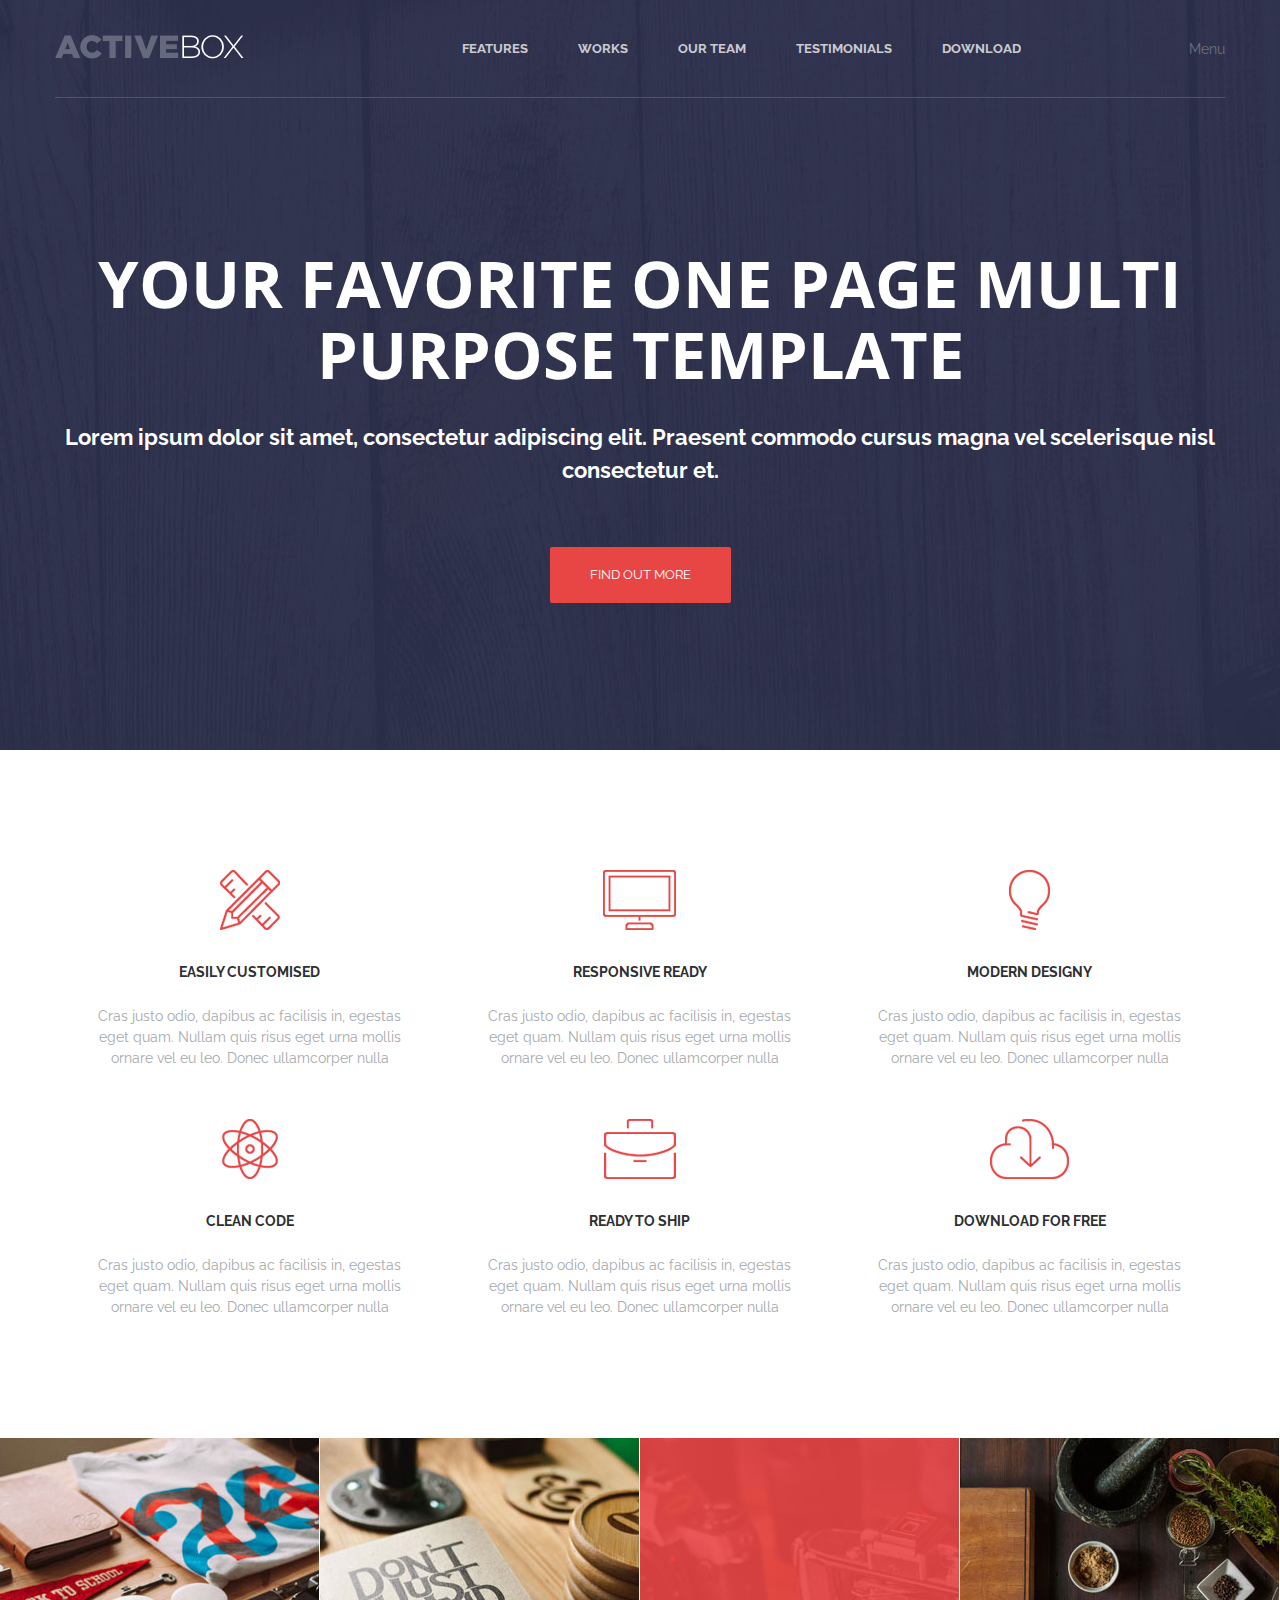
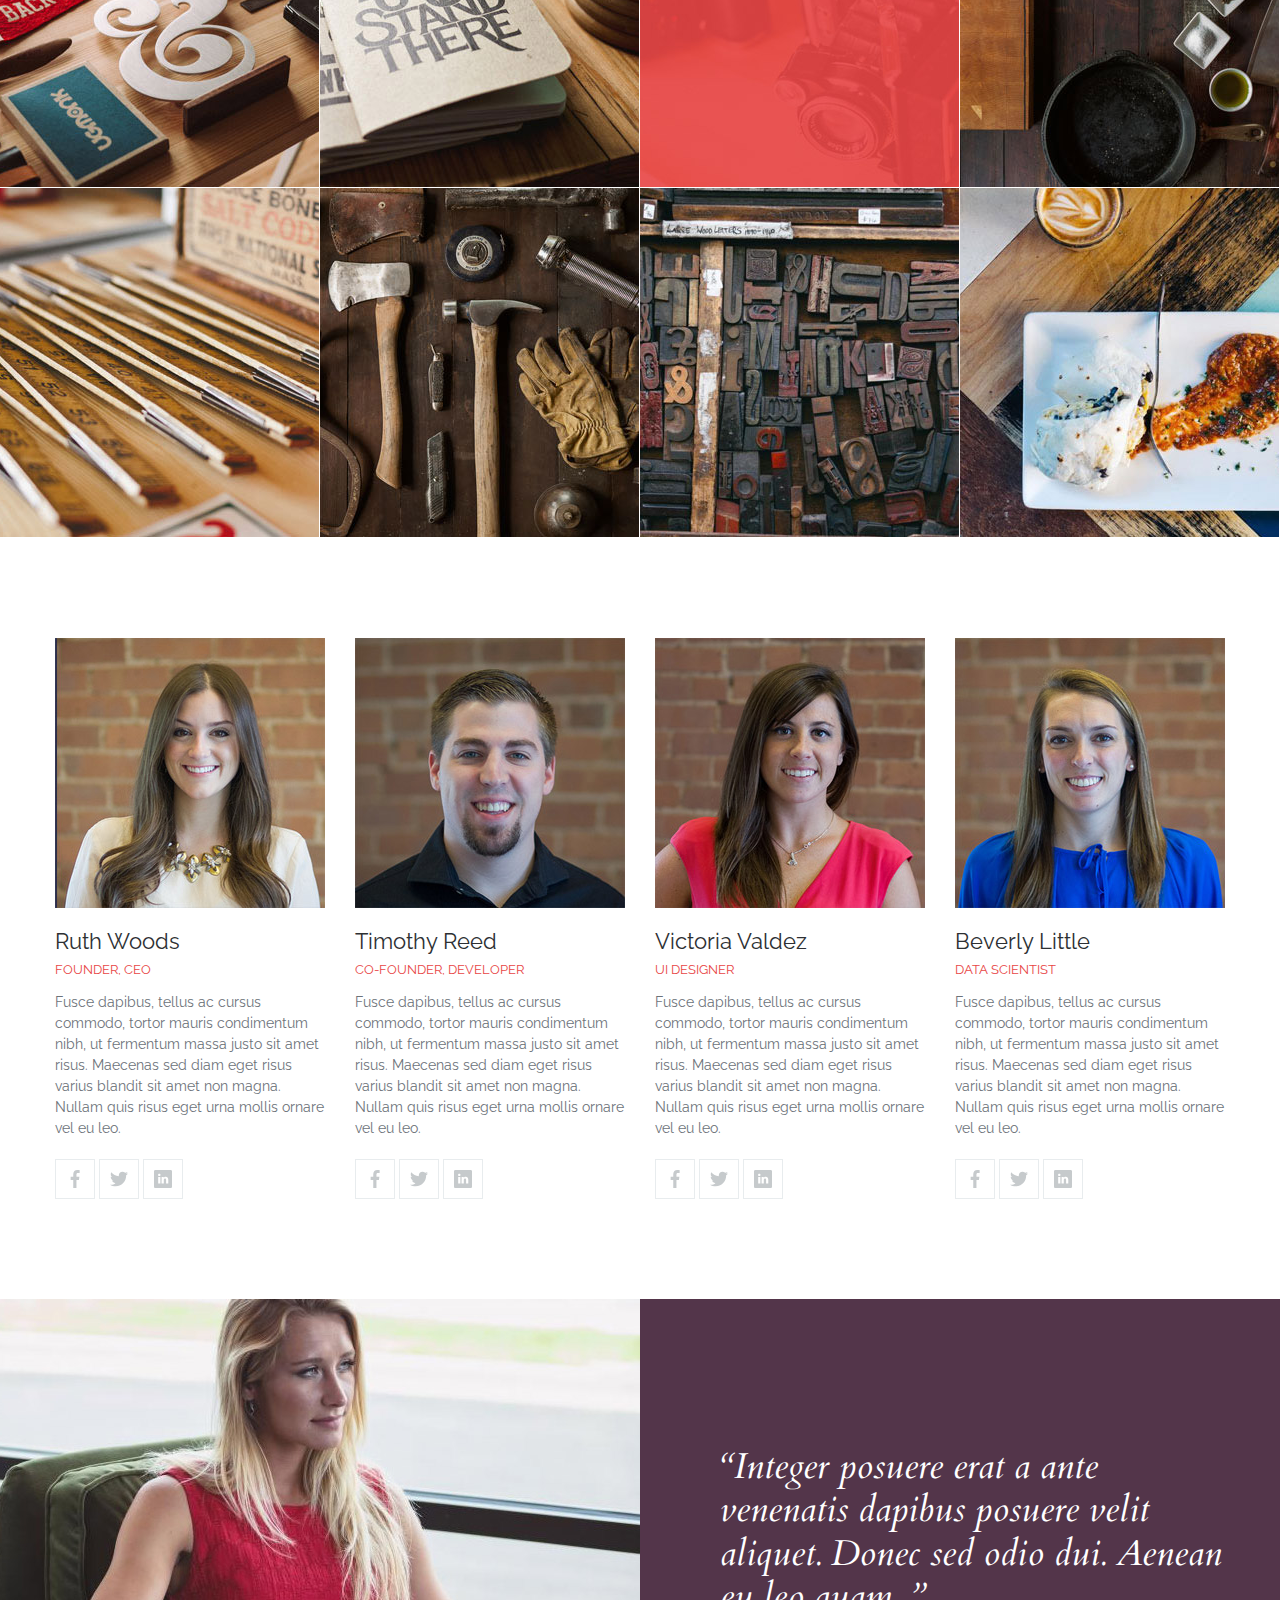
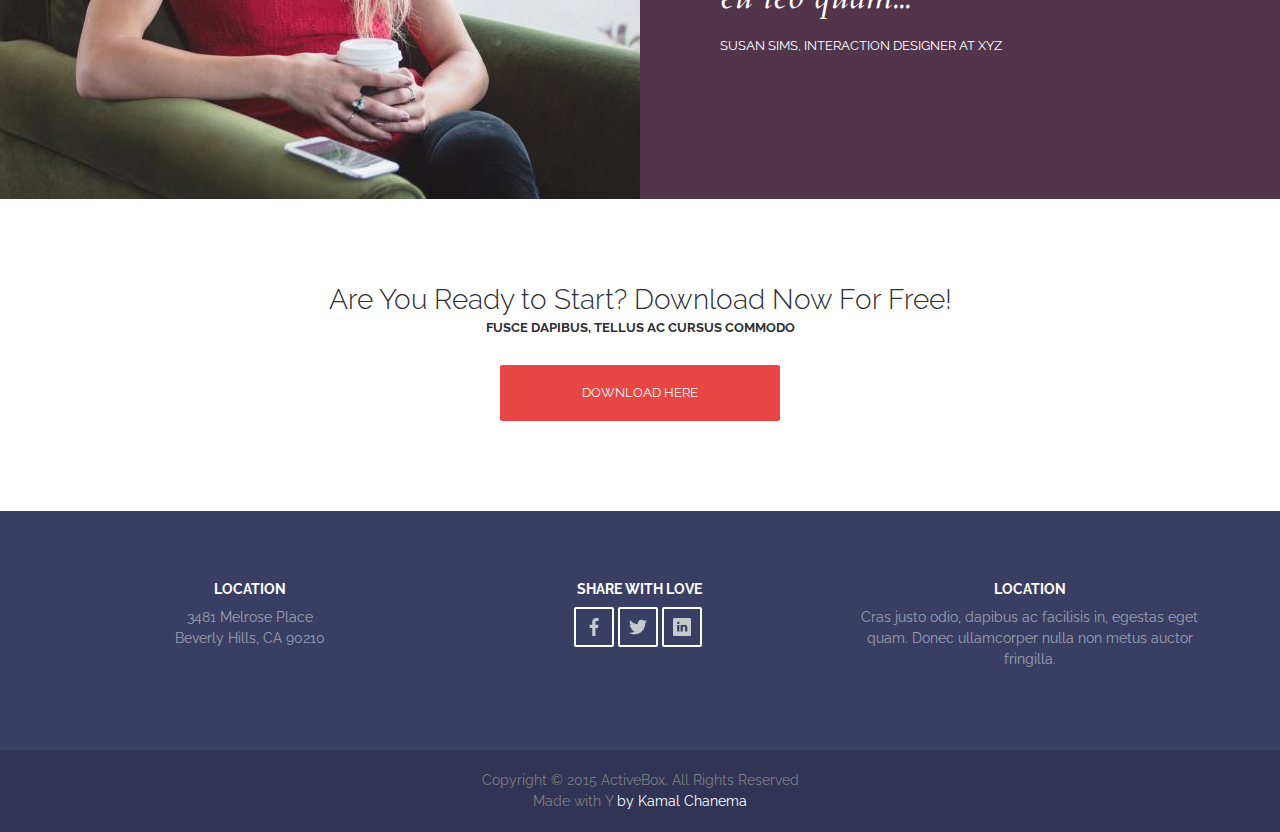
<file: ActiveBox/index.html>
<!DOCTYPE html>
<html>
	<head>
		<meta charset="utf-8">
		<link rel="stylesheet" type="text/css" href="style/my.css">
		<link href="https://fonts.googleapis.com/css2?family=Cardo:ital@1&family=Open+Sans:wght@700&family=Raleway:wght@400;300;600;700&display=swap" rel="stylesheet">
		<meta name="viewport" content="width=device-width, initial-scale=1">
		<title>ActiveBox</title>
	</head>
	<body>

		<!-- Sprite -->
		<svg style="display: none;">
			<symbol id="facebook" viewBox="0 0 24 24" >
				<g>
					<path d="m15.997 3.985h2.191v-3.816c-.378-.052-1.678-.169-3.192-.169-3.159 0-5.323 1.987-5.323 5.639v3.361h-3.486v4.266h3.486v10.734h4.274v-10.733h3.345l.531-4.266h-3.877v-2.939c.001-1.233.333-2.077 2.051-2.077z"/>
				</g>
				
			 </symbol>

			 <

			 <symbol id="Twitter" viewBox="0 0 512 512">
			 	<g>
		<path d="M512,97.248c-19.04,8.352-39.328,13.888-60.48,16.576c21.76-12.992,38.368-33.408,46.176-58.016
			c-20.288,12.096-42.688,20.64-66.56,25.408C411.872,60.704,384.416,48,354.464,48c-58.112,0-104.896,47.168-104.896,104.992
			c0,8.32,0.704,16.32,2.432,23.936c-87.264-4.256-164.48-46.08-216.352-109.792c-9.056,15.712-14.368,33.696-14.368,53.056
			c0,36.352,18.72,68.576,46.624,87.232c-16.864-0.32-33.408-5.216-47.424-12.928c0,0.32,0,0.736,0,1.152
			c0,51.008,36.384,93.376,84.096,103.136c-8.544,2.336-17.856,3.456-27.52,3.456c-6.72,0-13.504-0.384-19.872-1.792
			c13.6,41.568,52.192,72.128,98.08,73.12c-35.712,27.936-81.056,44.768-130.144,44.768c-8.608,0-16.864-0.384-25.12-1.44
			C46.496,446.88,101.6,464,161.024,464c193.152,0,298.752-160,298.752-298.688c0-4.64-0.16-9.12-0.384-13.568
			C480.224,136.96,497.728,118.496,512,97.248z"/>
				</g>
			 </symbol>

			 <symbol id="LinkedIn" viewBox="0 0 512 512">
					<g>
						<path d="m475.074219 0h-438.148438c-20.394531 0-36.925781 16.53125-36.925781 36.925781v438.148438c0 20.394531 16.53125 36.925781 36.925781 36.925781h438.148438c20.394531 0 36.925781-16.53125 36.925781-36.925781v-438.148438c0-20.394531-16.53125-36.925781-36.925781-36.925781zm-293.464844 387h-62.347656v-187.574219h62.347656zm-31.171875-213.1875h-.40625c-20.921875 0-34.453125-14.402344-34.453125-32.402344 0-18.40625 13.945313-32.410156 35.273437-32.410156 21.328126 0 34.453126 14.003906 34.859376 32.410156 0 18-13.53125 32.402344-35.273438 32.402344zm255.984375 213.1875h-62.339844v-100.347656c0-25.21875-9.027343-42.417969-31.585937-42.417969-17.222656 0-27.480469 11.601563-31.988282 22.800781-1.648437 4.007813-2.050781 9.609375-2.050781 15.214844v104.75h-62.34375s.816407-169.976562 0-187.574219h62.34375v26.558594c8.285157-12.78125 23.109375-30.960937 56.1875-30.960937 41.019531 0 71.777344 26.808593 71.777344 84.421874zm0 0"/>
						

					</g>

			 </symbol>	
		</svg>


		<!--hEADER-->
		<header class="header">
			<div class="container">
				<div class="header__inner">
					<div class="header__logo">
						<img src="images/ActiveBox-logo.png">
					</div>

					<nav class="nav">
						<a class="nav__link" href="#">Features</a>
						<a class="nav__link" href="#">Works</a>
						<a class="nav__link" href="#">Our Team</a>
						<a class="nav__link" href="#">Testimonials</a>
						<a class="nav__link" href="#">Download</a>
					</nav>
					<div class="burder">
						Menu
					</div>
				</div>
			</div>
		</header>

			<!--intro-->

		<div class="intro">
			<div class="container">
				<div intro__inner>
					<h1 class="intro__title">Your Favorite One Page Multi Purpose Template</h1>
					<h2 class="inro__subtitle">Lorem ipsum dolor sit amet, consectetur adipiscing elit. Praesent commodo cursus magna
                    vel scelerisque nisl consectetur et.</h2>
                    <a  class="btn  btn--red" href="/">Find Out More</a>
       				</div>
			</div>
		</div>
		

		<!--features-->
	<div class="container"> 
		<div class="features">
			<div class="features__item">
				<img class="features__icon" src="images/features/1.png">
				<h4 class="features__title">Easily Customised</h4>
				<div class="features__text">Cras justo odio, dapibus ac facilisis in, egestas eget quam. Nullam quis risus eget urna mollis ornare vel eu leo. Donec ullamcorper nulla </div>
			</div>


			<div class="features__item">
				<img class="features__icon" src="images/features/2.png">
				<h4 class="features__title">Responsive REady</h4>
				<div class="features__text">Cras justo odio, dapibus ac facilisis in, egestas eget quam. Nullam quis risus eget urna mollis ornare vel eu leo. Donec ullamcorper nulla 
				</div>
			</div>

			<div class="features__item">
				<img class="features__icon" src="images/features/3.png">
				<h4 class="features__title">Modern Designy</h4>
				<div class="features__text">Cras justo odio, dapibus ac facilisis in, egestas eget quam. Nullam quis risus eget urna mollis ornare vel eu leo. Donec ullamcorper nulla 
				</div>
			</div>

			<div class="features__item">
				<img class="features__icon" src="images/features/4.png">
				<h4 class="features__title">Clean Code</h4>
				<div class="features__text">Cras justo odio, dapibus ac facilisis in, egestas eget quam. Nullam quis risus eget urna mollis ornare vel eu leo. Donec ullamcorper nulla </div>
			</div>


			<div class="features__item">
				<img class="features__icon" src="images/features/5.png">
				<h4 class="features__title">Ready to Ship</h4>
				<div class="features__text">Cras justo odio, dapibus ac facilisis in, egestas eget quam. Nullam quis risus eget urna mollis ornare vel eu leo. Donec ullamcorper nulla 
				</div>
			</div>

			<div class="features__item">
				<img class="features__icon" src="images/features/6.png">
				<h4 class="features__title">Download for Free</h4>
				<div class="features__text">Cras justo odio, dapibus ac facilisis in, egestas eget quam. Nullam quis risus eget urna mollis ornare vel eu leo. Donec ullamcorper nulla 
				</div>
			</div>
		</div><!--features-->

	</div>

	
	<!-- works -->
	<div class="works">
		<div class="works__item">
			<img  class="works__image" src="images/works/1.jpg">
			<div class="works_content">
				<div class="works__title">Project Name</div>
				<div class="work__text">User Interface Design</div>
			</div>
		</div>

		<div class="works__item">
			<img  class="works__image" src="images/works/2.jpg">
			<div class="works_content">
				<div class="works__title">Project Name</div>
				<div class="work__text">User Interface Design</div>
			</div>
		</div>


        <div class="works__item">
			<img  class="works__image" src="images/works/3.jpg">
			<div class="works_content">
				<div class="works__title">Project Name</div>
				<div class="work__text">User Interface Design</div>
			</div>
		</div>

		<div class="works__item">
			<img  class="works__image" src="images/works/4.jpg">
			<div class="works_content">
				<div class="works__title">Project Name</div>
				<div class="work__text">User Interface Design</div>
			</div>
		</div>

		<div class="works__item">
			<img  class="works__image" src="images/works/5.jpg">
			<div class="works_content">
				<div class="works__title">Project Name</div>
				<div class="work__text">User Interface Design</div>
			</div>
		</div>

		<div class="works__item">
			<img  class="works__image" src="images/works/6.jpg">
			<div class="works_content">
				<div class="works__title">Project Name</div>
				<div class="work__text">User Interface Design</div>
			</div>
		</div>

		<div class="works__item">
			<img  class="works__image" src="images/works/7.jpg">
			<div class="works_content">
				<div class="works__title">Project Name</div>
				<div class="work__text">User Interface Design</div>
			</div>
		</div>

		<div class="works__item">
			<img  class="works__image" src="images/works/8.jpg">
			<div class="works_content">
				<div class="works__title">Project Name</div>
				<div class="work__text">User Interface Design</div>
			</div>
		</div>
	</div> 
<!-- works -->


<!-- Team -->
	<div class="team">
     	<div class="container">
     		<div class="team__inner">

     			<div class="team__item">
     				<img class="team__photo" src="images/team/team1.jpg" alt="">
     				<div class="team__name">Ruth Woods</div>
     				<div class="team__prof">Founder, CEO</div>
     				<div class="team__text">
     					<p>Fusce dapibus, tellus ac cursus commodo, tortor mauris condimentum nibh, ut fermentum massa justo sit amet risus. Maecenas sed diam eget risus varius blandit sit amet non magna. Nullam quis risus eget urna mollis ornare vel eu leo.</p>
     				</div>
     				<div class="social">
     					<a class="social__item" href="#" target=""_blank>
     						<svg class="social__icon" >
     							<use xlink: href="#facebook" ></use>
     						</svg>
     					</a>

							<!--TWitter-->
     					<a class="social__item" href="#" target=""_blank>
     						<svg class="social__icon" >
     							<use xlink: href="#Twitter" ></use>
     						</svg>
     					</a>

     						<!--Twich-->

     					<a class="social__item" href="#" target=""_blank>
     						<svg class="social__icon" >
     							<use xlink: href="#LinkedIn" ></use>
     						</svg>
     					</a>
     				</div>	
     			</div>

     			<div class="team__item">
     				<img class="team__photo" src="images/team/team2.jpg" alt="">
     				<div class="team__name">Timothy Reed</div>
     				<div class="team__prof">Co-Founder, Developer</div>
     				<div class="team__text">
     					<p>Fusce dapibus, tellus ac cursus commodo, tortor mauris condimentum nibh, ut fermentum massa justo sit amet risus. Maecenas sed diam eget risus varius blandit sit amet non magna. Nullam quis risus eget urna mollis ornare vel eu leo.</p>
     				</div>
     				<div class="social">
     					<a class="social__item" href="#" target=""_blank>
     						<svg class="social__icon" >
     							<use xlink: href="#facebook" ></use>
     						</svg>
     					</a>

							<!--TWitter-->
     					<a class="social__item" href="#" target=""_blank>
     						<svg class="social__icon" >
     							<use xlink: href="#Twitter" ></use>
     						</svg>
     					</a>

     						<!--Twich-->

     					<a class="social__item" href="#" target=""_blank>
     						<svg class="social__icon" >
     							<use xlink: href="#LinkedIn" ></use>
     						</svg>
     					</a>
     				</div>	     			</div>

     			<div class="team__item">
     				<img class="team__photo" src="images/team/team3.jpg" alt="">
     				<div class="team__name">Victoria Valdez</div>
     				<div class="team__prof">UI Designer</div>
     				<div class="team__text">
     					<p>Fusce dapibus, tellus ac cursus commodo, tortor mauris condimentum nibh, ut fermentum massa justo sit amet risus. Maecenas sed diam eget risus varius blandit sit amet non magna. Nullam quis risus eget urna mollis ornare vel eu leo.</p>
     				</div>
     				<div class="social">
     					<a class="social__item" href="#" target=""_blank>
     						<svg class="social__icon" >
     							<use xlink: href="#facebook" ></use>
     						</svg>
     					</a>

							<!--TWitter-->
     					<a class="social__item" href="#" target=""_blank>
     						<svg class="social__icon" >
     							<use xlink: href="#Twitter" ></use>
     						</svg>
     					</a>

     						<!--Twich-->

     					<a class="social__item" href="#" target=""_blank>
     						<svg class="social__icon" >
     							<use xlink: href="#LinkedIn" ></use>
     						</svg>
     					</a>
     				</div>	
     			</div>

     			<div class="team__item">
     				<img class="team__photo" src="images/team/team4.jpg" alt="">
     				<div class="team__name">Beverly Little</div>
     				<div class="team__prof">Data Scientist</div>
     				<div class="team__text">
     					<p>Fusce dapibus, tellus ac cursus commodo, tortor mauris condimentum nibh, ut fermentum massa justo sit amet risus. Maecenas sed diam eget risus varius blandit sit amet non magna. Nullam quis risus eget urna mollis ornare vel eu leo.</p>
     				</div>
     				<div class="social">
     					<a class="social__item" href="#" target=""_blank>
     						<svg class="social__icon" >
     							<use xlink: href="#facebook" ></use>
     						</svg>
     					</a>

							<!--TWitter-->
     					<a class="social__item" href="#" target=""_blank>
     						<svg class="social__icon" >
     							<use xlink: href="#Twitter" ></use>
     						</svg>
     					</a>

     						<!--Twich-->

     					<a class="social__item" href="#" target=""_blank>
     						<svg class="social__icon" >
     							<use xlink: href="#LinkedIn" ></use>
     						</svg>
     					</a>
     				</div>	
     			</div>
     		</div> <!--team__inner-->
  		</div>
	</div>





	<!-- Testimonials ================================================================ -->
<div class="reviews">
	<div class="container">


		<div class="reviews__item">
			<div class="reviews__photo">
			<img class="reviews__image" src="images/reviews/reviews-1.jpg" alt="">
			</div>
			<div class="reviews__content">
				<div class="reviews__text">“Integer posuere erat a ante venenatis dapibus posuere velit aliquet. Donec sed odio dui. Aenean eu leo quam...”</div>
				<div class="reviews__autor">Susan Sims, Interaction Designer at XYZ</div>
			</div>
		</div>
	</div><!--container-->
</div><!--reviews-->


<!--download
===========================================================-->

<div class="download">
	<div class="container">
		<h3 class="download__title">Are You Ready to Start? Download Now For Free!</h3>
		<div class="download__text">
			<p>Fusce dapibus, tellus ac cursus commodo</p>
		</div>
		<a class="btn  btn--red btn--long " href="#">Download Here</a>
	</div>
</div>


<!--Footer
===========================================================-->

<footer class="footer">
	<div class="container">


		<div class="footer__inner">
			<div class="footer__block">
				<h4 class="footer__title">Location</h4>
					<address class="footer__address"  >
						<div>3481 Melrose Place</div>
                       <div> Beverly Hills, CA 90210</div>
					</address>
			</div>
				<!--Location-->

			<div class="footer__block">
				<h4 class="footer__title">Share with Love</h4>
				
					<div class="social social--footer " >

						<!--FaceBook-->
     					<a class="social__item" href="#" target=""_blank>
     						<svg class="social__icon" >
     							<use xlink: href="#facebook" ></use>
     						</svg>
     					</a>

							<!--TWitter-->
     					<a class="social__item" href="#" target=""_blank>
     						<svg class="social__icon" >
     							<use xlink: href="#Twitter" ></use>
     						</svg>
     					</a>

     						<!--LinkedIn-->

     					<a class="social__item" href="#" target=""_blank>
     						<svg class="social__icon" >
     							<use xlink: href="#LinkedIn" ></use>
     						</svg>
     					</a>
     				</div>		
			    </div>

			    <!--3Block-->
			    <div class="footer__block">
				<h4 class="footer__title">Location</h4>
					<div class="footer__text">
						<p>Cras justo odio, dapibus ac facilisis in, egestas eget quam. Donec ullamcorper nulla non metus auctor fringilla.</p>
					</div>
			    </div>


		   </div><!-- FOOter__Inner-->

		</div><!-- Container	-->


<!--Footer__copyright-->

<div class="copyright">
	<div class="container">
	  <div class="copyright__text">
	       <div>Copyright © 2015 ActiveBox. All Rights Reserved</div>
           <div>Made with Y <span>by Kamal Chanema</span></div>
	  </div>
	</div>
</div>

</footer>














	</body>
</html>
</file>
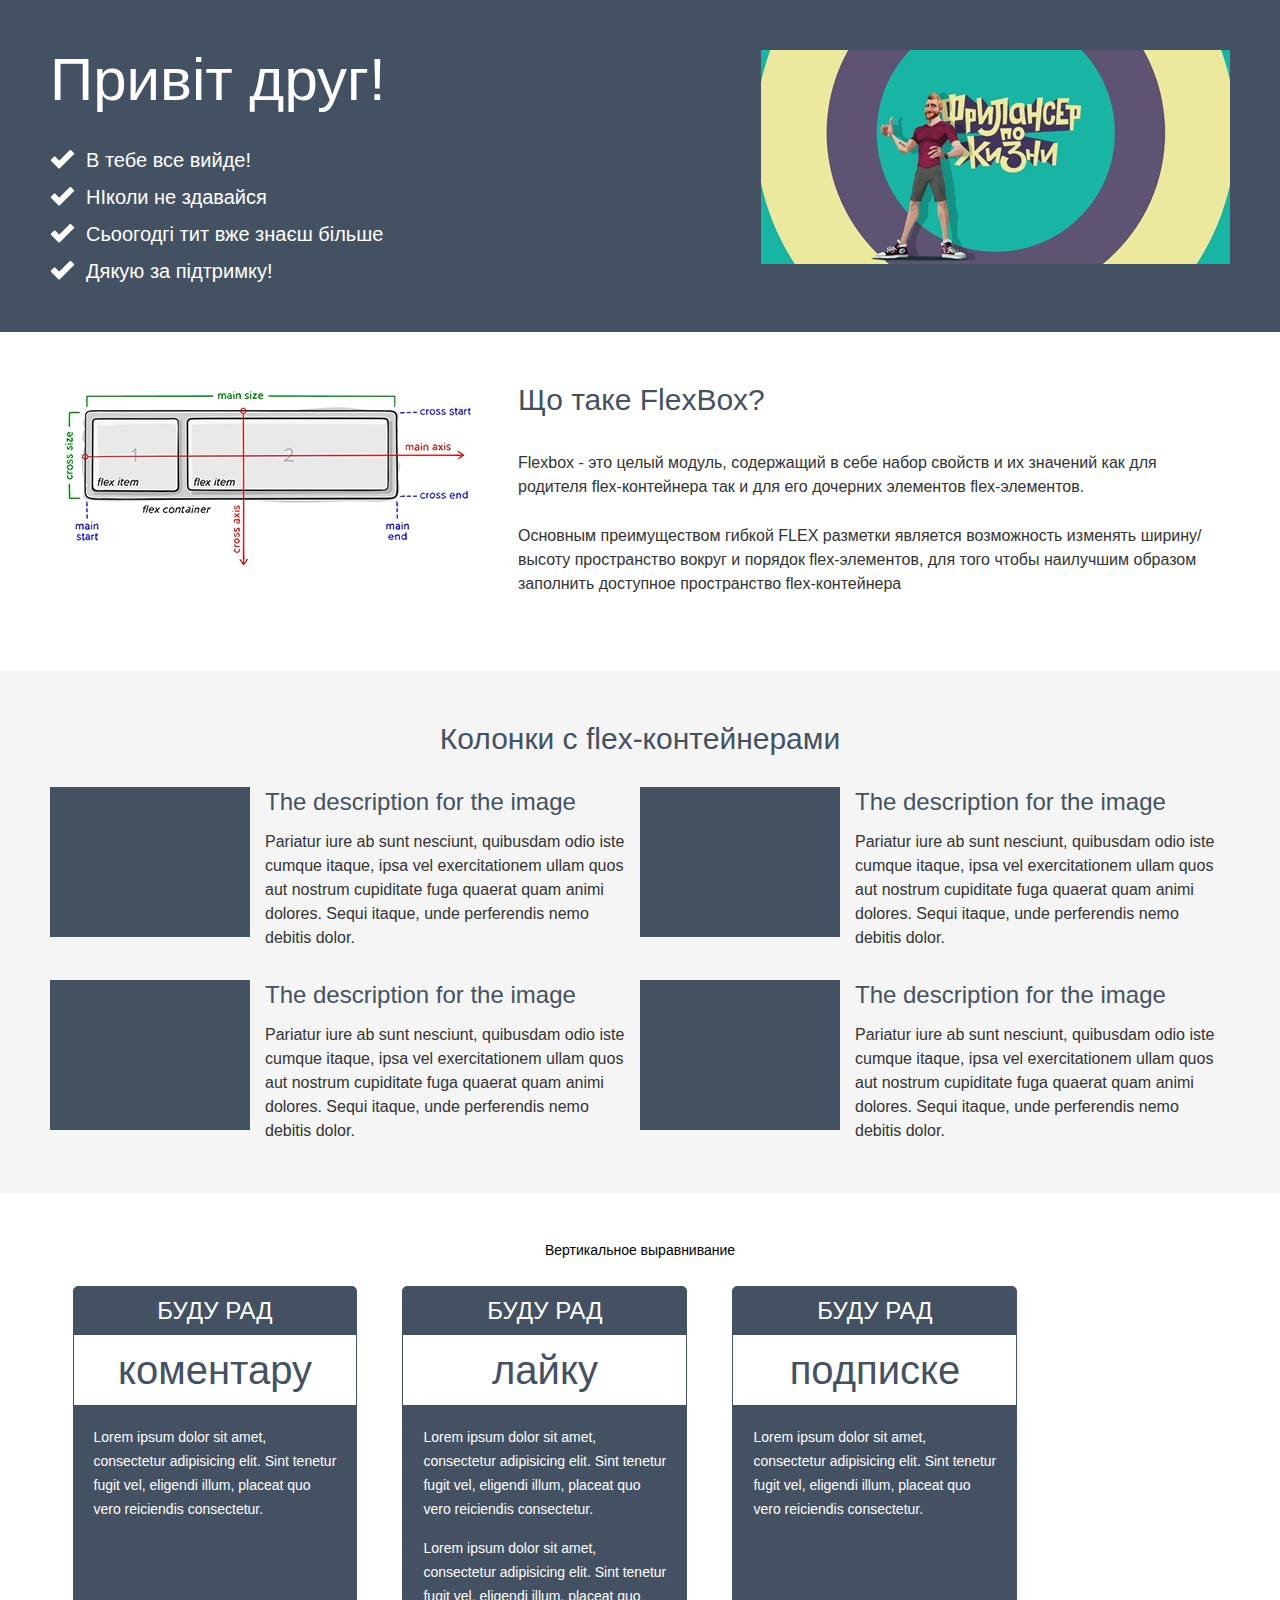
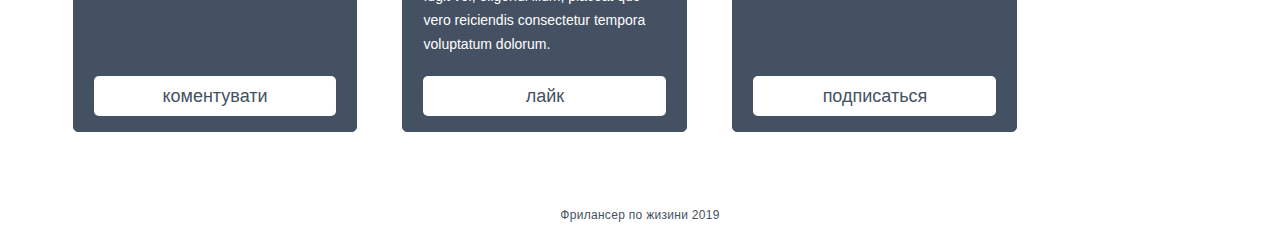
<file: flex/index.html>
<!DOCTYPE html>
<html lang="en">
<head>    
    <link rel="stylesheet" href="css/my.css">
    <meta charset="UTF-8">
    <meta http-equiv="X-UA-Compatible" content="IE=edge">
    <meta name="viewport" content="width=device-width, initial-scale=1.0">
    <title>FLEX</title>
</head>
<body>
    <div class="wrapper">
        <div class="content">
             <div class="hi">
                <div class="container">
                    <div class="hi_row">
                        <div class="hi__body">
                            <div class="hi__title">Привіт друг!</div>
                            <ul class="hi__list">
                                <li>В тебе все вийде!</li>
                                <li>НІколи не здавайся</li>
                                <li>Сьоогодгі тит вже знаєш більше</li>
                                <li>Дякую за підтримку!</li>
                            </ul>
                        </div>
                        <div class="hi__image">
                            <img src="img/image.jpg" alt="">
                        </div>
                    </div>
                </div>
             </div> 
             <div class="what">
                <div class="container">
                    <div class="what__row">
                        <div class="what__image">
                            <img src="img/image_2.jpg" alt="">
                        </div>
                        <div class="what__body">
                            <div class="what__title title">
                                Що таке FlexBox?
                            </div>
                            <div class="what__text">
                                <p>Flexbox - это целый модуль, содержащий в себе набор свойств и их значений как для родителя flex-контейнера так и для его дочерних элементов flex-элементов. </p>
                                <p>Основным преимуществом гибкой FLEX разметки является возможность изменять ширину/высоту пространство вокруг и порядок flex-элементов, для того чтобы наилучшим образом заполнить доступное пространство flex-контейнера</p>
                            </div>
                        </div>
                    </div>
                </div>
             </div>
             <div class="columns">
                <div class="container">
                    <div class="colums__title title">Колонки с flex-контейнерами</div><!--Це для загальної назви-->
                    <div class="columns__row">                                        <!--Це для створення флекс контейнера-->
                        <div class="columns__column"> 
                            <div class="columns__item item">
                                <div class="item__row">
                                    <div class="item__image">
                                        <img src="img/image_3.jpg" alt="">
                                    </div>
                                    <div class="item__body">
                                        <div class="item__title">The description for the image</div>
                                        <div class="item__text">Pariatur iure ab sunt nesciunt, quibusdam odio iste cumque itaque, ipsa vel exercitationem ullam quos aut nostrum cupiditate fuga quaerat quam animi dolores. Sequi itaque, unde perferendis nemo debitis dolor.</div>
                                    </div>
                                </div>         
                            </div>
                        </div>
                        <div class="columns__column"> 
                            <div class="columns__item item">
                                <div class="item__row">
                                    <div class="item__image">
                                        <img src="img/image_3.jpg" alt="">
                                    </div>
                                    <div class="item__body">
                                        <div class="item__title">The description for the image</div>
                                        <div class="item__text">Pariatur iure ab sunt nesciunt, quibusdam odio iste cumque itaque, ipsa vel exercitationem ullam quos aut nostrum cupiditate fuga quaerat quam animi dolores. Sequi itaque, unde perferendis nemo debitis dolor.</div>
                                    </div>
                                </div>         
                            </div>
                        </div>
                        <div class="columns__column"> 
                            <div class="columns__item item">
                                <div class="item__row">
                                    <div class="item__image">
                                        <img src="img/image_3.jpg" alt="">
                                    </div>
                                    <div class="item__body">
                                        <div class="item__title">The description for the image</div>
                                        <div class="item__text">Pariatur iure ab sunt nesciunt, quibusdam odio iste cumque itaque, ipsa vel exercitationem ullam quos aut nostrum cupiditate fuga quaerat quam animi dolores. Sequi itaque, unde perferendis nemo debitis dolor.</div>
                                    </div>
                                </div>         
                            </div>
                        </div>
                        <div class="columns__column"> 
                            <div class="columns__item item">
                                <div class="item__row">
                                    <div class="item__image">
                                        <img src="img/image_3.jpg" alt="">
                                    </div>
                                    <div class="item__body">
                                        <div class="item__title">The description for the image</div>
                                        <div class="item__text">Pariatur iure ab sunt nesciunt, quibusdam odio iste cumque itaque, ipsa vel exercitationem ullam quos aut nostrum cupiditate fuga quaerat quam animi dolores. Sequi itaque, unde perferendis nemo debitis dolor.</div>
                                    </div>
                                </div>         
                            </div>
                        </div>
                    </div>
                </div>
             </div>
             <div class="vertical">
                <div class="container">
                    <div class="vertical__title">Вертикальное выравнивание</div>
                    <div class="vertical__body">
                        <div class="vertical__row">
                            <div class="vertical__column vertical__column1">
                                <div class="vertical__item">
                                    <div class="vertical__subtitle">буду рад</div>
                                    <div class="vertical__label">подписке</div>
                                    <div class="vertical__text">Lorem ipsum dolor sit amet, consectetur adipisicing elit. Sint tenetur fugit vel, eligendi illum, placeat quo vero reiciendis consectetur.</div>
                                    <a href="" class="vertical__btn">подписаться</a>
                                </div>
                            </div>
                            <div class="vertical__column vertical__column2">
                                <div class="vertical__item">
                                    <div class="vertical__subtitle">буду рад</div>
                                    <div class="vertical__label">лайку</div>
                                    <div class="vertical__text">
                                        <p>Lorem ipsum dolor sit amet, consectetur adipisicing elit. Sint tenetur fugit vel, eligendi illum, placeat quo vero reiciendis consectetur.</p>
                                        <p>Lorem ipsum dolor sit amet, consectetur adipisicing elit. Sint tenetur fugit vel, eligendi illum, placeat quo vero reiciendis consectetur tempora voluptatum dolorum.</p>
                                    </div>
                                    <a href="" class="vertical__btn">лайк</a>
                                </div>
                            </div>
                            <div class="vertical__column vertical__column3">
                                <div class="vertical__item">
                                    <div class="vertical__subtitle">буду рад</div>
                                    <div class="vertical__label">коментару</div>
                                    <div class="vertical__text">
                                        <p>Lorem ipsum dolor sit amet, consectetur adipisicing elit. Sint tenetur fugit vel, eligendi illum, placeat quo vero reiciendis consectetur.</p>                                        
                                    </div>
                                    <a href="" class="vertical__btn">коментувати</a>
                                </div>
                            </div>                           
                        </div>
                    </div>
                </div>
             </div>      
        </div>
        <footet class="footer">
            <div class="container">
                <div class="footer__row">
                    <div class="footer__text">Фрилансер по жизини 2019</div>
                </div>
            </div>
        </footet>
    </div>
    <script src="js/my.js" ></script>
</body>
</html>
</file>
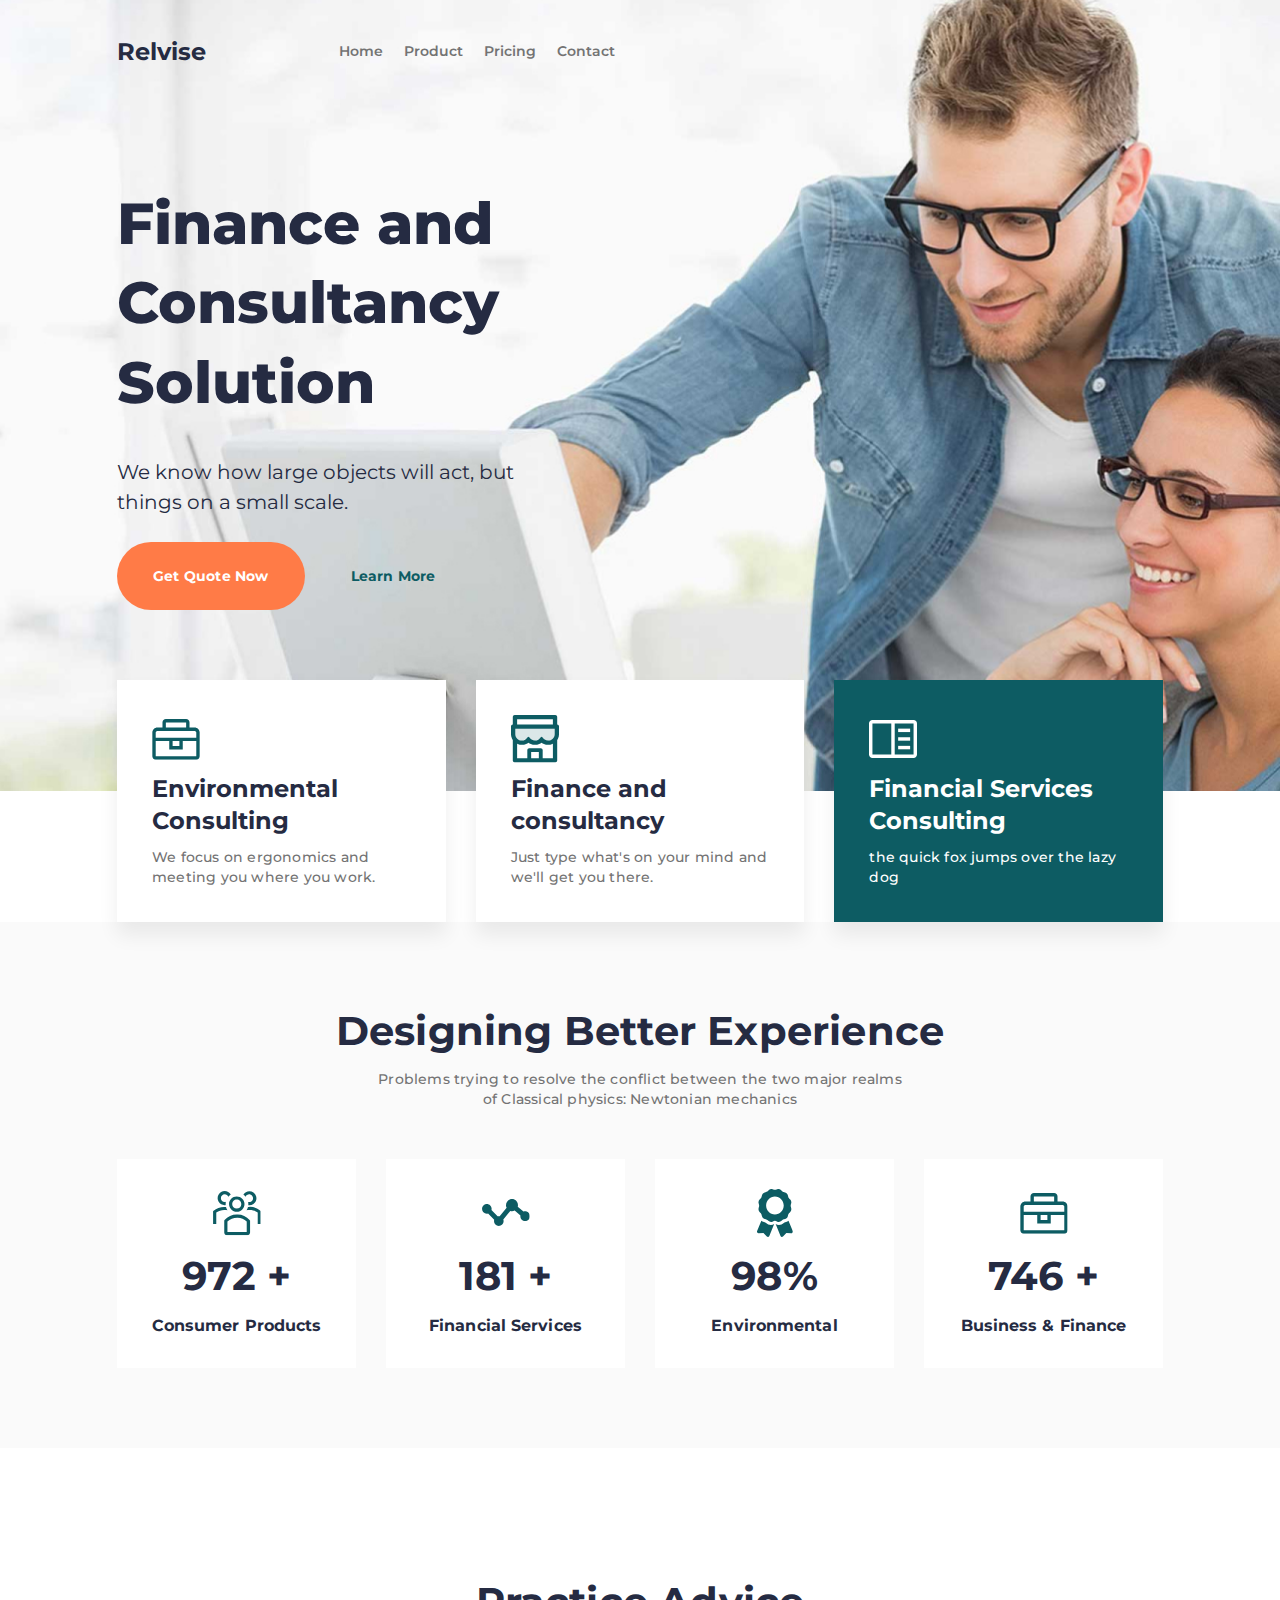
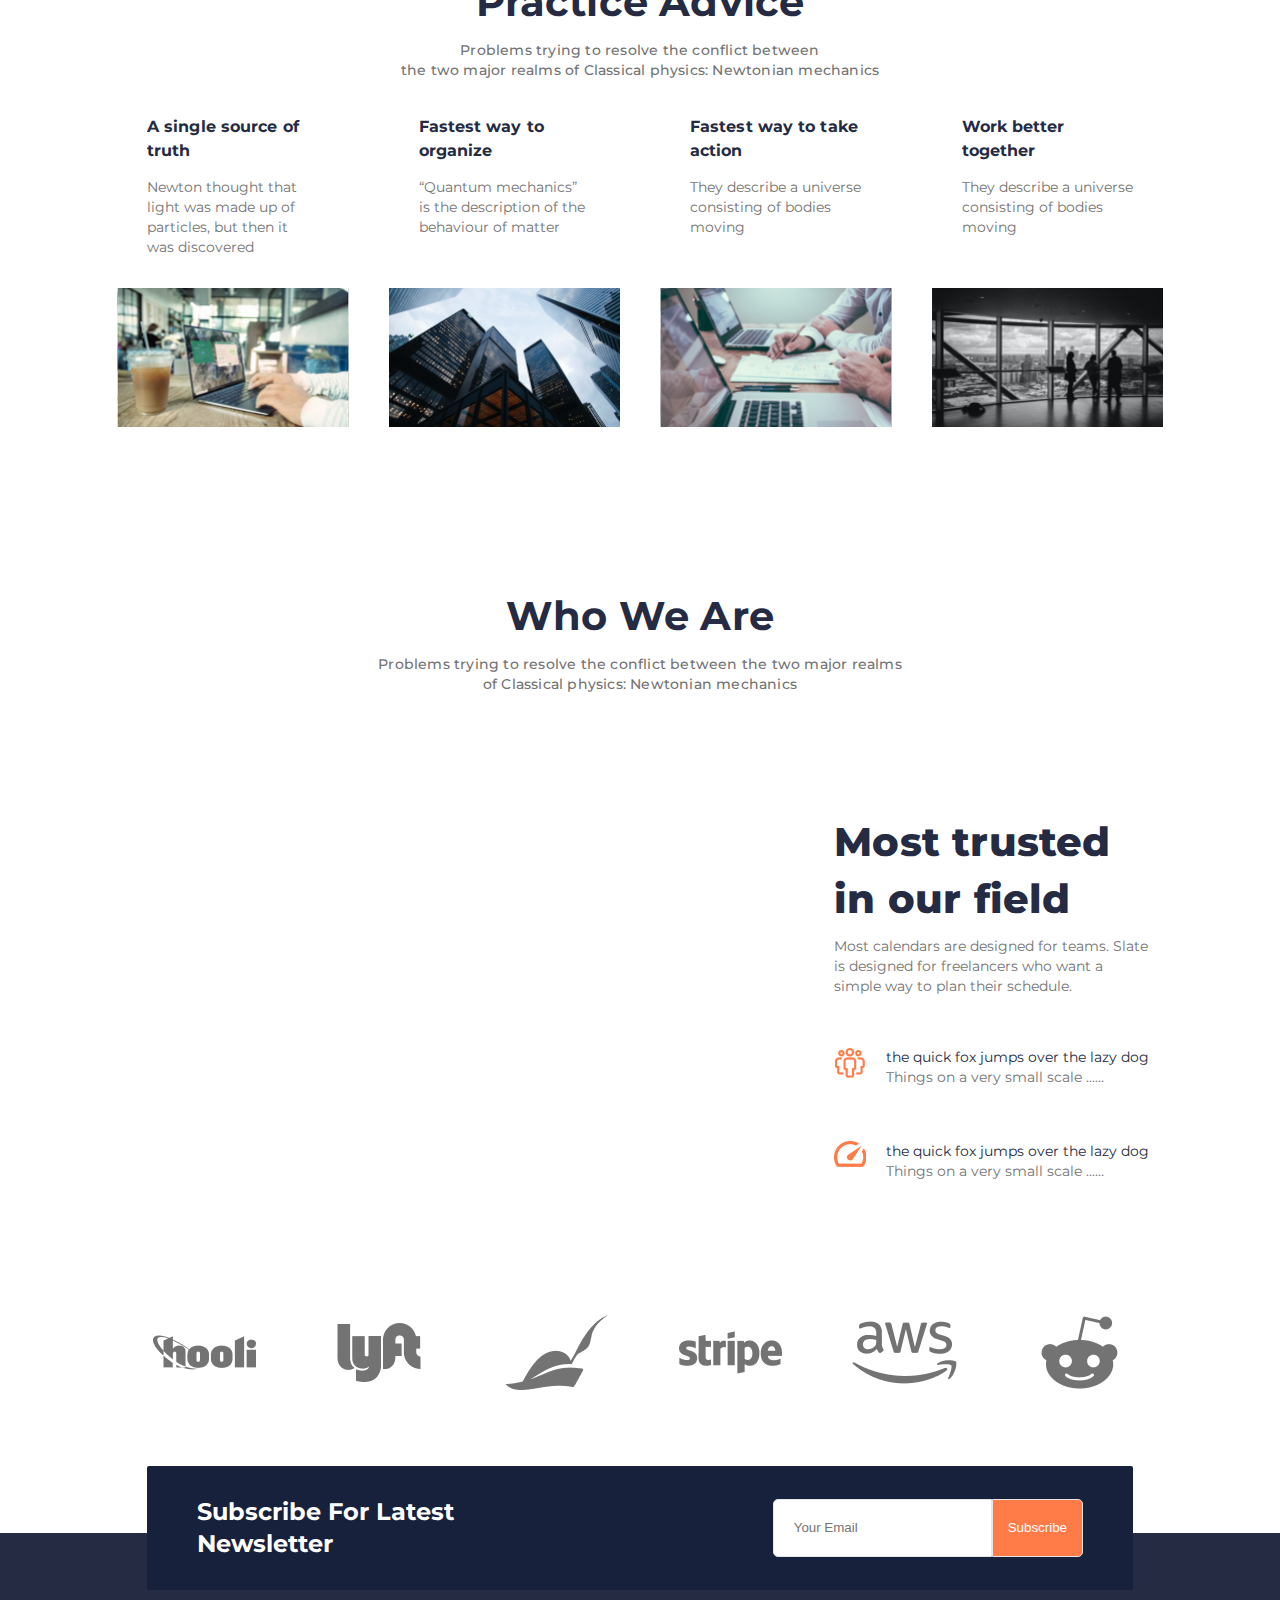
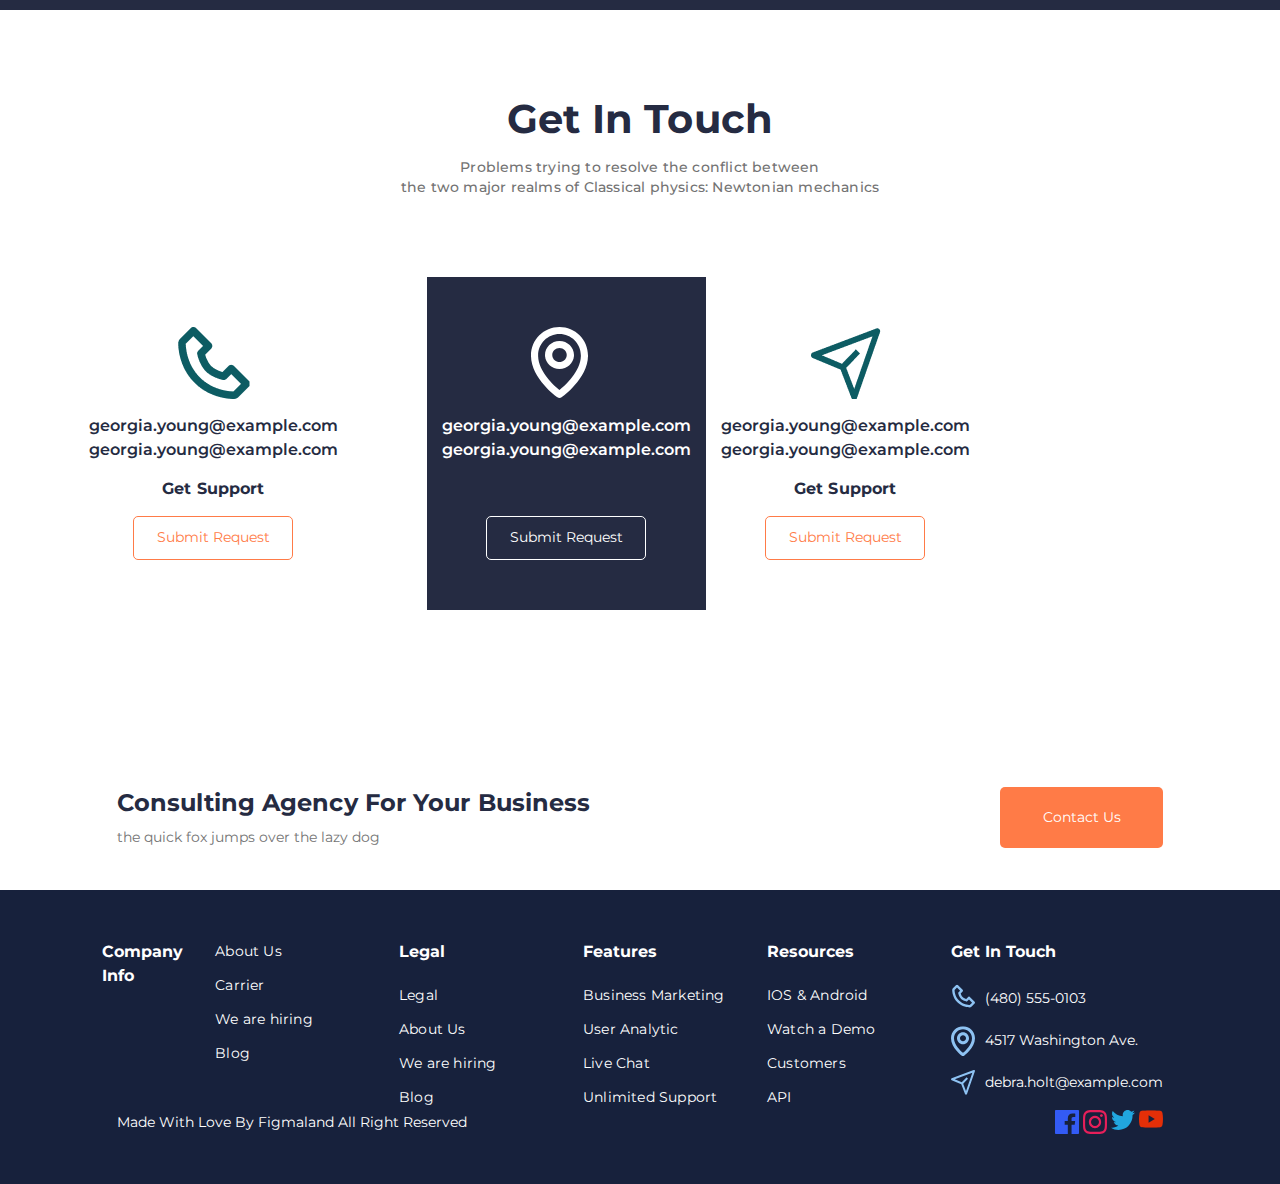
<file: Relvise/index.html>
<!DOCTYPE html>
<html lang="en">
<head>
    <link rel="preconnect" href="https://fonts.googleapis.com">
    <link rel="preconnect" href="https://fonts.gstatic.com" crossorigin>
    <link href="https://fonts.googleapis.com/css2?family=Montserrat:ital,wght@0,400;0,500;0,700;0,800;1,600&display=swap" rel="stylesheet">
    <link rel="stylesheet" href="css/my.css">
    <meta charset="UTF-8">
    <meta http-equiv="X-UA-Compatible" content="IE=edge">
    <meta name="viewport" content="width=device-width, initial-scale=1.0">
    <title>Relvise</title>
</head>
<body>    
        <div class="wrapper">
            <header class="header">
                <div class="header__container _container">
                    <a href="" class="header__logo">
                        Relvise
                    </a>
                    <nav class="header__menu menu">
                        <ul class="menu__list">
                            <li class="menu__item">
                                <a href="" class="menu__link">Home</a>
                            </li>
                            <li class="menu__item">
                                <a href="" class="menu__link">Product</a>
                            </li>
                            <li class="menu__item">
                                <a href="" class="menu__link">Pricing</a>
                            </li>
                            <li class="menu__item">
                                <a href="" class="menu__link">Contact</a>
                            </li>
                        </ul>
                    </nav>
                </div>
            </header>
           <main class="page">
            <div class="page__main-block main-block">
                <div class="main-block__container _container">
                    <div class="main-block__body">
                    <h1 class="main-block__title">Finance and Consultancy Solution</h1>                  
                    <div class="main-block__text">
                        We know how large objects will act, 
                        but things on a small scale.
                    </div>
                    <div class="main-block__buttons">
                        <a href="" class="main-block__button main-block__button_orange">Get Quote Now</a>        
                        <a href="" class="main-block__button main-block__button_border">Learn More</a>   
                    </div>
                </div>
                </div>
                <div class="main-block__image _ibg">
                    <img src="img/main.block/cover.jpg" alt="header">
                </div>
            </div>
            <section class="page__services services">
                <div class="services__container _container">
                    <div class="services__body">
                        <div class="services__column">
                            <div class="services__item item__service">
                                <div class="item__service__icon">
                                    <img src="img/main.block/icn settings .icn-lg.svg" alt="">
                                </div>
                                <h3 class="item__service__title">Environmental Consulting</h3>                  
                                <div class="item__service__text">We focus on ergonomics and meeting you where you work.</div>  
                            </div>
                        </div>
                        <div class="services__column">
                            <div class="services__item item__service">
                                <div class="item__service__icon">
                                    <img src="img/main.block/larok.svg" alt="">
                                </div>
                                <h3 class="item__service__title">Finance and consultancy </h3>                                                     
                                <div class="item__service__text">Just type what's on your mind and we'll get you there.</div>    
                            </div>
                        </div>
                        <div class="services__column">
                            <div class="services__item item__service item__service__green">
                                <div class="item__service__icon">
                                    <img src="img/main.block/rybuf1.svg" alt="">
                                </div>
                                <h3 class="item__service__title item__service__title__green ">Financial Services Consulting</h3>                                                    
                                <div class="item__service__text item__service__text__green ">the quick fox jumps over the lazy dog</div>       
                            </div>
                        </div>
                    </div>
                </div>
            </section>  
            <section class="page__advantages advantages">
                <div class="advantages__container _container">
                    <div class="advantages__header header-block">
                        <h2 class="header-block__title">Designing Better Experience</h2>
                        <div class="header-block__sub-title">Problems trying to resolve the conflict between the two major realms <br>  of Classical physics: Newtonian mechanics </div>                        
                    </div>
                    <div class="advantages__body">
                        <div class="advantages__column">
                            <div class="advantages__item">
                                <div class="advantages__icon">
                                    <img src="img/achievement/people.svg" alt="">
                                </div>
                                <div class="advantages__value">972 +</div>
                                <div class="advantages__text">Consumer Products </div>
                            </div>
                        </div>
                        <div class="advantages__column">
                            <div class="advantages__item">
                                <div class="advantages__icon">
                                    <img src="img/achievement/traiding.svg" alt="">
                                </div>
                                <div class="advantages__value">181 +</div>
                                <div class="advantages__text">Financial Services</div>
                            </div>
                        </div>
                        <div class="advantages__column">
                            <div class="advantages__item">
                                <div class="advantages__icon">
                                    <img src="img/achievement/medal.svg" alt="">
                                </div>
                                <div class="advantages__value">98%</div>
                                <div class="advantages__text">Environmental</div>
                            </div>
                        </div>
                        <div class="advantages__column">
                            <div class="advantages__item">
                                <div class="advantages__icon">
                                    <img src="img/achievement/pensil.svg" alt="">
                                </div>
                                <div class="advantages__value">746 +</div>
                                <div class="advantages__text">Business & Finance</div>
                            </div>
                        </div>
                    </div>
                </div>
            </section>
            <section class="page__practice practice" >
                    <div class="practice__container _container">
                        <div class="practice__header header-block">
                            <h2 class="header-block__title">Practice Advice</h2>
                            <div class="header-block__sub-title">Problems trying to resolve the conflict between<br> 
                                the two major realms of Classical physics: Newtonian mechanics  </div>                        
                        </div>
                        <div class="practice__body">
                            <div class="practice__column">
                                <article class="practice__item item__practice">
                                    <div class="item__practice__content">
                                    <a href="" class="item-practice__link">
                                    <h4 class="item-practice__title "> A single source of truth</h4>                                      
                                </a>
                                <div class="item-practice__text">
                                    Newton thought that 
                                    light was made up of 
                                    particles, but then it 
                                    was discovered 
                                </div>
                            </div>
                                <a href="" class="item-priactice__image _ibg">
                                    <img src="img/advvice/01.png" alt="A single source 
                                    of truth">
                                </a>
                                
                                </article>
                            </div>
                            <div class="practice__column">
                                <article class="practice__item item__practice">
                                    <div class="item__practice__content">
                                    <a href="" class="item-practice__link">
                                    <h4 class="item-practice__title "> Fastest way to organize</h4>                                                                       
                                </a>
                                <div class="item-practice__text">
                                    “Quantum mechanics” is the description of the 
                                    behaviour of matter
                                </div>
                            </div>
                                <a href="" class="item-priactice__image _ibg">
                                    <img src="img/advvice/02.png" alt="A single source 
                                    of truth">
                                </a>
                                
                                </article>
                            </div>
                            <div class="practice__column">
                                <article class="practice__item item__practice">
                                    <div class="item__practice__content">
                                    <a href="" class="item-practice__link">
                                    <h4 class="item-practice__title "> Fastest way to take action</h4>                                                                           
                                </a>
                                <div class="item-practice__text">
                                    They describe a universe consisting of bodies moving
                                </div>
                            </div>
                                <a href="" class="item-priactice__image _ibg">
                                    <img src="img/advvice/03.png" alt="A single source 
                                    of truth">
                                </a>
                                
                                </article>
                            </div>
                            <div class="practice__column">
                                <article class="practice__item item__practice">
                                    <div class="item__practice__content">
                                    <a href="" class="item-practice__link">
                                    <h4 class="item-practice__title "> Work better  together</h4>                                                                                     
                                </a>
                                <div class="item-practice__text">
                                    They describe a universe consisting of bodies moving
                                </div>
                            </div>
                                <a href="" class="item-priactice__image _ibg">
                                    <img src="img/advvice/04.png" alt="A single source 
                                    of truth">
                                </a>
                                
                                </article>
                            </div>
                        </div>
                    </div>
            </section>
                <section class="page__whoweare whoweare">
                        <div class=" whoweare_container _container">
                    <div class="whoweare__header header-block">
                        <h2 class="header-block__title">Who We Are</h2>
                        <div class="header-block__sub-title">Problems trying to resolve the conflict between the two major realms<br>
                            of Classical physics: Newtonian mechanics 
                        </div>                        
                    </div>
                    <div class="whoweare__body">
                        <div class="whoweare__video">
                            <iframe width="560" height="315" src="https://www.youtube.com/embed/BYUe8Vr9gKs" title="YouTube video player" frameborder="0" allow="accelerometer; autoplay; clipboard-write; encrypted-media; gyroscope; picture-in-picture; web-share" allowfullscreen></iframe>
                            
                        </div>
                        <div class="whoweare__content">
                            <div class="whoweare__top">
                            <h2 class="whoweare__title">Most trusted in 
                                our field</h2>
                            <div class="whoweare__text">Most calendars are designed for teams. Slate<br> 
                                is designed for freelancers who want a<br>
                                simple way to plan their schedule.</div>
                            </div>
                            <div class="whoweare__items">
                                <div class="whoweare__item item-whoweare">
                                    <div class="item-whoweare__icon">
                                        <img src="img/aboutUs/icn settings .icn-md.png" alt="">
                                    </div>
                                    <div class="item-whoweare__body">
                                        <div class="item-whoweare__title">the quick fox jumps over the lazy 
                                            dog</div>
                                        <div class="item-whoweare__text">Things on a very small scale ...on a very small scaleon a very small scaleon a very small scale</div>
                                    </div>
                                </div>
                                <div class="whoweare__item item-whoweare">
                                    <div class="item-whoweare__icon">
                                        <img src="img/aboutUs/Vector.png" alt="">
                                    </div>
                                    <div class="item-whoweare__body">
                                        <div class="item-whoweare__title">the quick fox jumps over the lazy 
                                            dog</div>
                                        <div class="item-whoweare__text">Things on a very small scale ...on a very small scaleon a very small scaleon a very small scale</div>
                                    </div>
                                </div>
                            </div>
                        </div>
                    </div>
                </div>
                </section>
               <div class="page__clients clients">
                <div class="clients__containet _container">
                    <div class="clients__items">
                        <div class="clients__item">
                            <img src="img/partner/1.png" alt="">
                        </div>
                        <div class="clients__item">
                            <img src="img/partner/2.png" alt="">
                        </div>
                        <div class="clients__item">
                            <img src="img/partner/3.png" alt="">
                        </div>
                        <div class="clients__item">
                            <img src="img/partner/4.png" alt="">
                        </div>
                        <div class="clients__item">
                            <img src="img/partner/5.png" alt="">
                        </div>
                        <div class="clients__item">
                            <img src="img/partner/6.png" alt="">
                        </div>
                    </div>
                </div>
               </div>
               <section class="page__subscribe subscribe">
                    <div class="subscribe__container _container ">
                        <div class="subscribe__body">
                            <h4 class="subscribe__title">Subscribe For Latest<br> Newsletter</h4>   
                            <form action="#" class="subscribe__form">
                                <input type="email" required  class="subscribe__input" name="form[]" placeholder="Your Email">
                                <button type="submit" class="subscribe__button">Subscribe</button>
                            </form>
                        </div>
                    </div>
               </section>
               
               <section class="page__getintouch getintouch" >
                <div class="getintouch__container _container">
                    <div class="getintouch__header header-block">
                        <h2 class="header-block__title">Get In Touch</h2>
                        <div class="header-block__sub-title">Problems trying to resolve the conflict between<br>
                            the two major realms of Classical physics: Newtonian mechanics</div>                        
                    </div>
                </div>
                <div class="getintouch__items">
                    <div class="getintouch__item item-getintouch ">
                         <div class="item-getintouch__icon">
                            <img src="img/getintouch/1.png" alt="getintouch">
                         </div>
                         <div class="item-getintouch__emails">
                            <a href="mailto:georgia.young@example.com" class="item-getintouch__email">georgia.young@example.com</a>
                            <a href="mailto:georgia.young@ple.com" class="item-getintouch__email">georgia.young@example.com</a>
                         </div>
                         <div class="item-getintouch__label">Get Support</div>
                         <a href="" class="item-getintouch__button">Submit Request</a>
                    </div>

                    <div class="getintouch__items">
                    <div class="getintouch__item item-getintouch item-getintouch__active">
                         <div class="item-getintouch__icon">
                            <img src="img/getintouch/2.svg" alt="getintouch">
                         </div>
                         <div class="item-getintouch__emails">
                            <a href="mailto:georgia.young@example.com" class="item-getintouch__email">georgia.young@example.com</a>
                            <a href="mailto:georgia.young@ple.com" class="item-getintouch__email">georgia.young@example.com</a>
                         </div>
                         <div class="item-getintouch__label">Get Support</div>
                         <a href="" class="item-getintouch__button">Submit Request</a>
                    </div>

                    <div class="getintouch__items">
                        <div class="getintouch__item item-getintouch">
                             <div class="item-getintouch__icon">
                                <img src="img/getintouch/3.png" alt="getintouch">
                             </div>
                             <div class="item-getintouch__emails">
                                <a href="mailto:georgia.young@example.com" class="item-getintouch__email">georgia.young@example.com</a>
                                <a href="mailto:georgia.young@ple.com" class="item-getintouch__email">georgia.young@example.com</a>
                             </div>
                             <div class="item-getintouch__label">Get Support</div>
                             <a href="" class="item-getintouch__button">Submit Request</a>
                        </div>
                </div>    
        </section>
        <section class="page__contact contact">
            <div class="contact__container _container ">
                <div class="contact__body">
                    <div class="contact__content">
                       <h4 class="contact__title">Consulting Agency For Your Business</h4>
                        <div class="contact__subtitle">the quick fox jumps over the lazy dog</div>
                    </div>
                    <a href="" class="contact__button">Contact Us</a> 
                </div>
            </div>
       </section>
           </main>

            <footer class="footer">
                <div class="footer__top">
                    <div class="footer__main _container">
                        <div class="footer__row">
                            <div class="footer__label">Company Info</div>
                            <div class="footer__column">
                            <nav class="footer__menu menu-footer">
                                <ul class="menu-footer__list">
                                    <li class="menu-footer__item"><a href="" class="manu-footer__link">About Us</a></li>
                                    <li class="menu-footer__item"><a href="" class="manu-footer__link">Carrier</a></li>
                                    <li class="menu-footer__item"><a href="" class="manu-footer__link">We are hiring</a></li>
                                    <li class="menu-footer__item"><a href="" class="manu-footer__link">Blog</a></li>                                        
                                </ul>
                            </nav>
                            </div>
                            <div class="footer__column">
                            <div class="footer__label">Legal</div>
                            <nav class="footer__menu menu-footer">
                                <ul class="menu-footer__list">
                                    <li class="menu-footer__item"><a href="" class="manu-footer__link">Legal</a></li>
                                    <li class="menu-footer__item"><a href="" class="manu-footer__link">About Us</a></li>
                                    <li class="menu-footer__item"><a href="" class="manu-footer__link">We are hiring</a></li>
                                    <li class="menu-footer__item"><a href="" class="manu-footer__link">Blog</a></li>                                        
                                </ul>
                            </nav>
                            </div>
                            <div class="footer__column">
                            <div class="footer__label">Features</div>
                            <nav class="footer__menu menu-footer">
                                <ul class="menu-footer__list">
                                    <li class="menu-footer__item"><a href="" class="manu-footer__link">Business Marketing</a></li>
                                    <li class="menu-footer__item"><a href="" class="manu-footer__link">User Analytic</a></li>
                                    <li class="menu-footer__item"><a href="" class="manu-footer__link">Live Chat</a></li>
                                    <li class="menu-footer__item"><a href="" class="manu-footer__link">Unlimited Support</a></li>                                        
                                </ul>
                            </nav>
                            </div>
                            <div class="footer__column">
                            <div class="footer__label">Resources</div>
                            <nav class="footer__menu menu-footer">
                                <ul class="menu-footer__list">
                                    <li class="menu-footer__item"><a href="" class="manu-footer__link">IOS & Android</a></li>
                                    <li class="menu-footer__item"><a href="" class="manu-footer__link">Watch a Demo</a></li>
                                    <li class="menu-footer__item"><a href="" class="manu-footer__link">Customers</a></li>
                                    <li class="menu-footer__item"><a href="" class="manu-footer__link">API</a></li>                                        
                                </ul>
                            </nav>
                            </div>

                            <div class="footer__column">
                            <div class="footer__label">Get In Touch</div>
                           <div class="footer__Contacts contacts-footer">
                            <a href="" tel:4805550103  class="contacts-footer__item contacts-footer__item_phone">(480) 555-0103</a>
                            <a href=""  class="contacts-footer__item contacts-footer__item_map">4517 Washington Ave. </a>
                            <a href= "mailto:debra.holt@example.com"  class="contacts-footer__item contacts-footer__item_email">debra.holt@example.com </a>
                           </div>
                    </div>
                </div>
            </div>
                <div class="footer__bottom">
                    <div class="footer__container _container">
                        <div class="footer__copu">Made With Love By Figmaland All Right Reserved </div>
                        <div class="footer__sicail _social">
                            <a href="" class="social__item">
                                <img src="img/footer/ant-design_facebook-filled.svg" alt="social">
                                <img src="img/footer/ant-design_instagram-outlined.svg" alt="social">
                                <img src="img/footer/ant-design_twitter-outlined.svg" alt="social">
                                <img src="img/footer/carbon_logo-youtube.svg" alt="social">
                            </a>
                        </div>
                    </div>
                </div>
            </footer>
        </div>

        <script src="js/java.js" ></script>
</body>
</html>
</file>
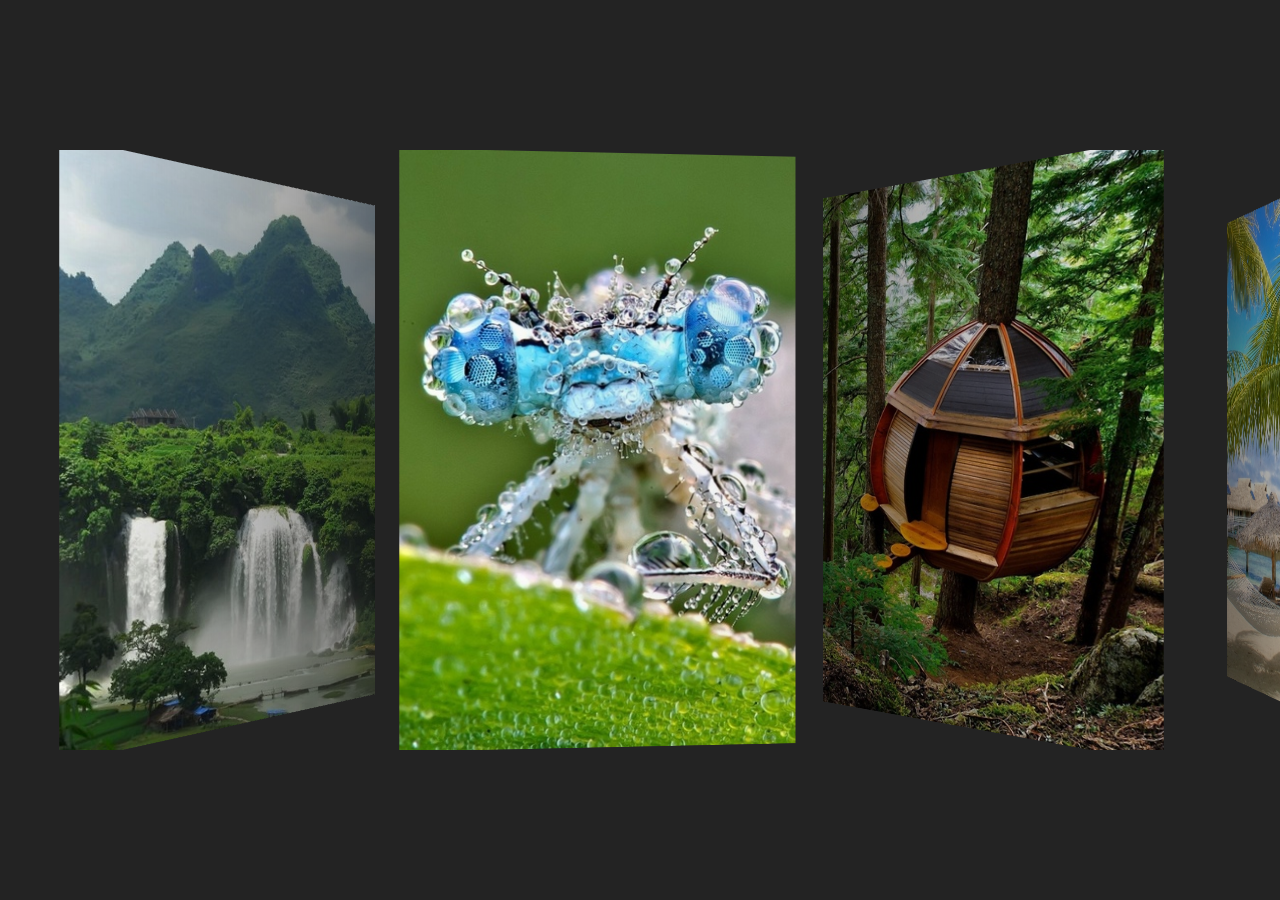
<file: слайдер з 3Д ефектом/index.html>
<!DOCTYPE html>

<html>

<head>

    <meta charset="UTF-8">

    <meta name="viewport" content="width=device-width, user-scalable=no, initial-scale=1.0, maximum-scale=1.0, minimum-scale=1.0, height=device-height">

    <title> Слайдер з 3D ефектом, свайпер, HTML, CSS, JavaScript </title>

    <link rel="stylesheet" href="https://cdn.jsdelivr.net/npm/swiper@8/swiper-bundle.min.css" />

    <link rel="stylesheet" href="css/my.css">

</head>

<body>

    <section>

        <div class="swiper">
            <div class="swiper-wrapper">

                <div class="swiper-slide">  <img src="img/1.jpg">  </div>
                <div class="swiper-slide">  <img src="img/2.jpg">  </div>
                <div class="swiper-slide">  <img src="img/3.jpg">  </div>
                <div class="swiper-slide">  <img src="img/4.jpg">  </div>
                <div class="swiper-slide">  <img src="img/5.jpg">  </div>
                <div class="swiper-slide">  <img src="img/6.jpg">  </div>
                <div class="swiper-slide">  <img src="img/7.jpg">  </div>
                <div class="swiper-slide">  <img src="img/8.jpg">  </div>

            </div>
        </div>

    </section>

    <script src="https://cdn.jsdelivr.net/npm/swiper@8/swiper-bundle.min.js"></script>

    <script type="text/javascript" src="js/my.js"></script>

</body>

</html>
</file>
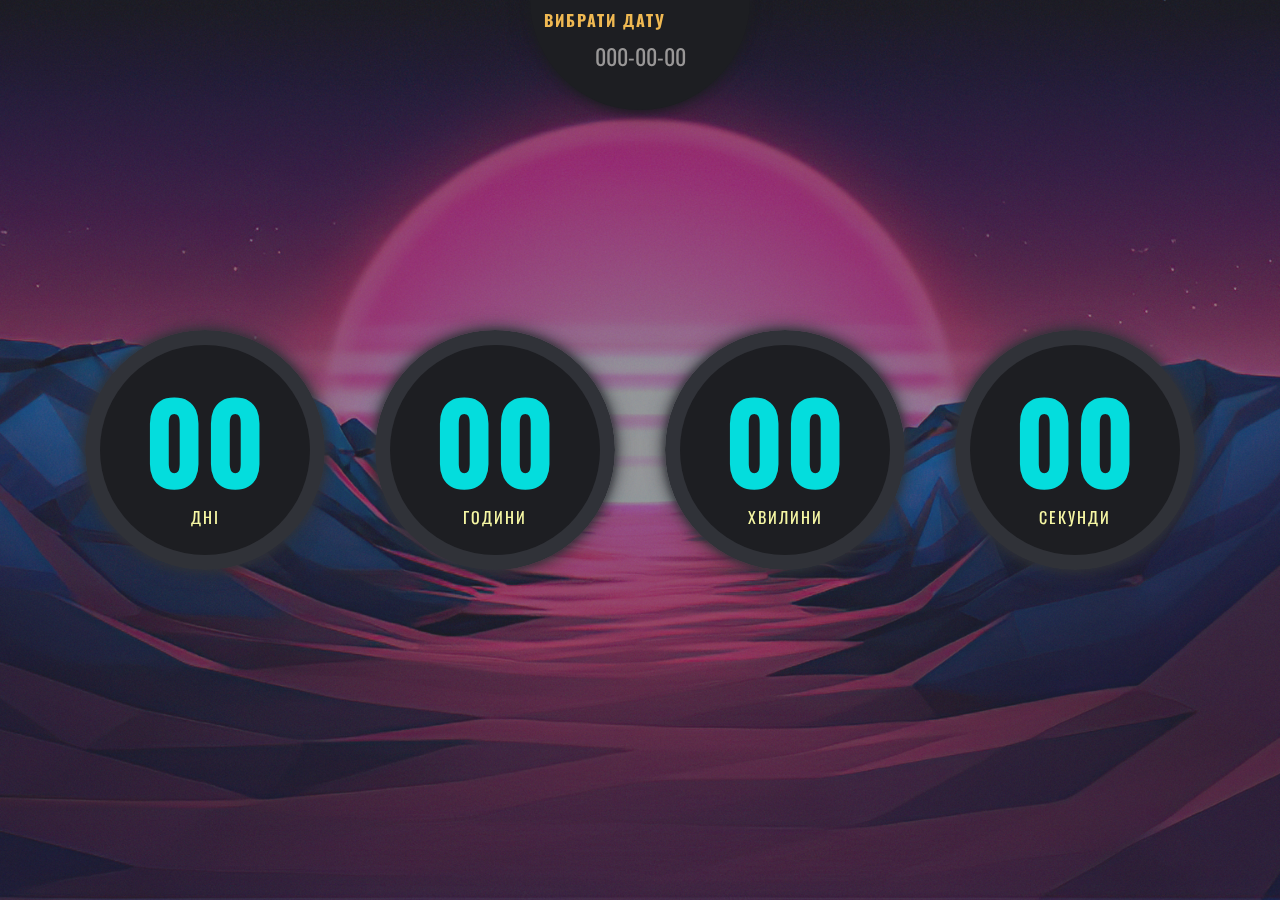
<file: таймер зворотнього відліку/index.html>
<!DOCTYPE html>
<html lang="en">
<head>
    <link href="https://fonts.googleapis.com/css2?family=Oswald&display=swap" rel="stylesheet">
    <link rel="stylesheet" href="css/my.css">
    <meta charset="UTF-8">
    <meta http-equiv="X-UA-Compatible" content="IE=edge">
    <meta name="viewport" content="width=device-width, initial-scale=1.0">
    <title>ТАймер зворотнього відліку</title>
</head>
<body>
    <div></div>

    <section>

        <div class="input-date-block">

            <div>
                <span> Вибрати дату </span>
                <input type="date" id="input-date" >
            </div>
            <p>000-00-00</p>
        </div>

        <div class="time-block" id="days" >
            <div>
                <ul>
                    <li>00</li>
                    <li> Дні </li>
                </ul>
            </div>
        </div>
        
        <div class="time-block" id="hourse" >
            <div>
                <ul>
                    <li>00</li>
                    <li> Години </li>
                </ul>
            </div>
        </div>

        <div class="time-block" id="minutes" >
            <div>
                <ul>
                    <li>00</li>
                    <li> Хвилини </li>
                </ul>
            </div>
        </div>

        <div class="time-block" id="seconds" >
            <div>
                <ul>
                    <li>00</li>
                    <li> Секунди </li>
                </ul>
            </div>
        </div>

    </section>
    

    <script src="js/js.js"></script>
</body>
</html>
</file>
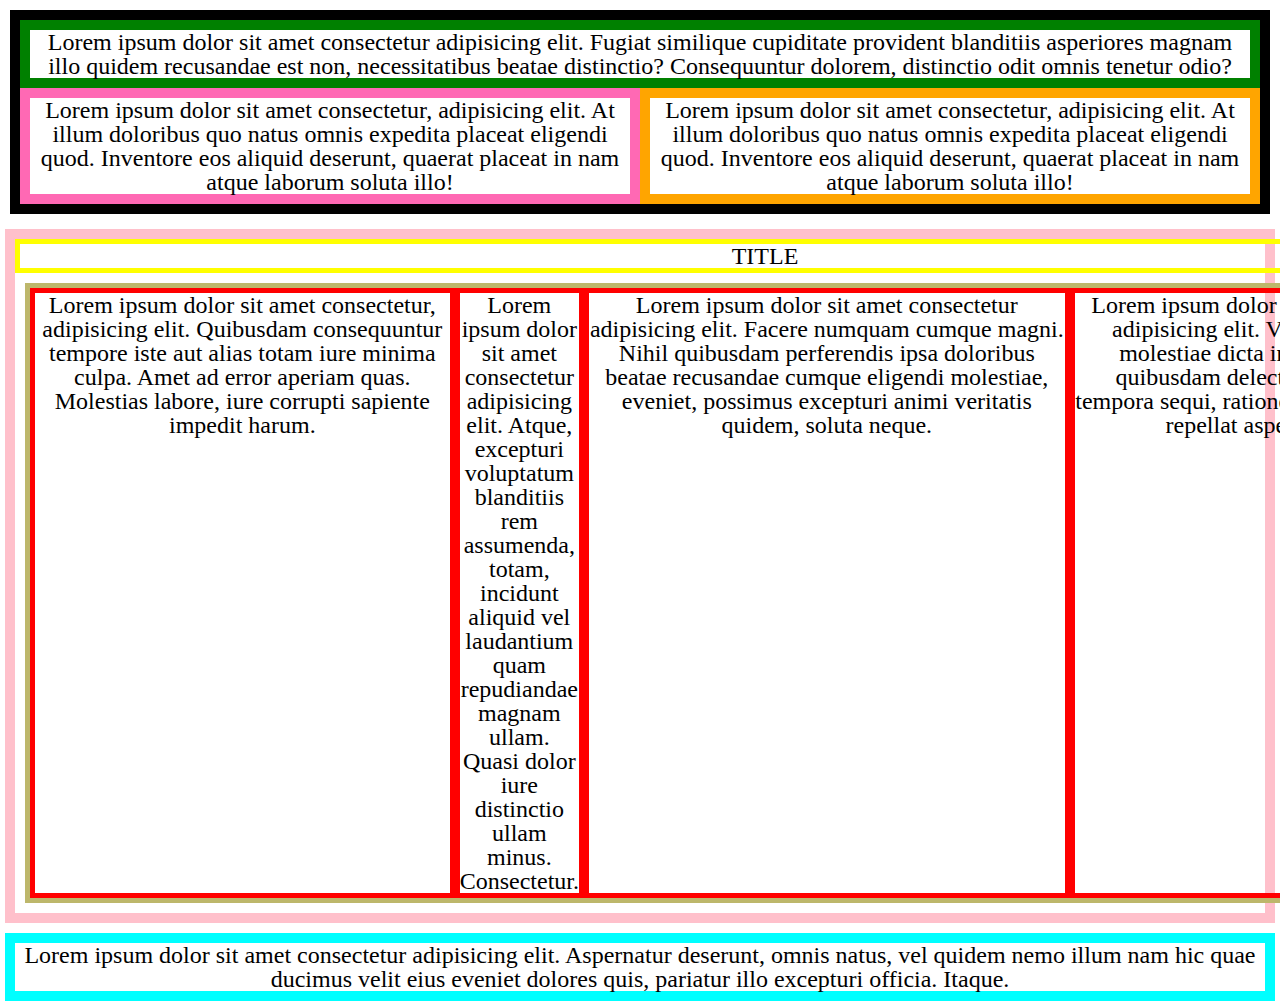
<file: flex/для себе/index.html>
<!DOCTYPE html>
<html lang="en">
<head>
    <link rel="stylesheet" href="css/my.css">
    <meta charset="UTF-8">
    <meta http-equiv="X-UA-Compatible" content="IE=edge">
    <meta name="viewport" content="width=device-width, initial-scale=1.0">
    <title>ДЛЯ себе</title>
</head>
<body>
    <div class="wapper">
        <div class="fd">
        <div class="contaienr container1 fd1 ">Lorem ipsum dolor sit amet consectetur adipisicing elit. Fugiat similique cupiditate provident blanditiis asperiores magnam illo quidem recusandae est non, necessitatibus beatae distinctio? Consequuntur dolorem, distinctio odit omnis tenetur odio?</div>       
        <div class="contaienr container2 fd2">Lorem ipsum dolor sit amet consectetur, adipisicing elit. At illum doloribus quo natus omnis expedita placeat eligendi quod. Inventore eos aliquid deserunt, quaerat placeat in nam atque laborum soluta illo!</div>
        <div class="contaienr container3 fd3">Lorem ipsum dolor sit amet consectetur, adipisicing elit. At illum doloribus quo natus omnis expedita placeat eligendi quod. Inventore eos aliquid deserunt, quaerat placeat in nam atque laborum soluta illo!</div>
        </div>
        <div class="contaienr container4">
            <div class="item">
                <div class="item__title">TITLE</div>
                <div class="list__l">
                <div class="item__list1 list">Lorem ipsum dolor sit amet consectetur, adipisicing elit. Quibusdam consequuntur tempore iste aut alias totam iure minima culpa. Amet ad error aperiam quas. Molestias labore, iure corrupti sapiente impedit harum.</div>
                <div class="item__list2 list">Lorem ipsum dolor sit amet consectetur adipisicing elit. Atque, excepturi voluptatum blanditiis rem assumenda, totam, incidunt aliquid vel laudantium quam repudiandae magnam ullam. Quasi dolor iure distinctio ullam minus. Consectetur.</div>
                <div class="item__list3 list">Lorem ipsum dolor sit amet consectetur adipisicing elit. Facere numquam cumque magni. Nihil quibusdam perferendis ipsa doloribus beatae recusandae cumque eligendi molestiae, eveniet, possimus excepturi animi veritatis quidem, soluta neque.</div>
                <div class="item__list4 list">Lorem ipsum dolor sit amet consectetur, adipisicing elit. Velit suscipit dolore molestiae dicta incidunt numquam quibusdam delectus eos quod natus tempora sequi, ratione culpa quo? Ut facere repellat aspernatur nihil?</div>
                </div>   
            </div>
        </div>
        <div class="contaienr container5">Lorem ipsum dolor sit amet consectetur adipisicing elit. Aspernatur deserunt, omnis natus, vel quidem nemo illum nam hic quae ducimus velit eius eveniet dolores quis, pariatur illo excepturi officia. Itaque.</div>
        
    </div>
</body>
</html>
</file>
<file: ActiveBox/style/my.css>
body{
	font-family: 'Raleway', sans-serif;
	font-size: 14px;
	color: #6c7279;
	margin:0;
	background: #fff;
	-webkit-font-smoothing: antialiased;
}
*,
*:before,
*:after {
	box-sizing: border-box;
}




h1, h2, h3,h4, h5, h6{
	margin: 0;
}

p{
	margin: 0 0 10px;
}


/* container
============*/
.container{
	width: 100%;
	max-width: 1200px;
	margin: 0 auto;
	padding: 0 15px;
}


/* Header
============*/
.header{
	position: absolute;
	top: 0;
	left: 0;
	z-index: 1000;
	width: 100%;
	height: 100px;
	
}
.header__inner{
	display: flex;
	justify-content: space-between;
	border-bottom: 1px solid #505369;
	padding: 35px 0;
	align-items: center;
}

/* NAv
============*/
.nav{
	display: flex;
	font-size: 13px;
	font-weight: bold;
	text-transform: uppercase;

}

.nav__link{
	margin-left: 50px;
	color: #fff;
	text-decoration: none;
	opacity: 0.75;
	transition: opacity .1s; 	
}

.nav__link:firts-child{
	margin-left: 0;
}

.nav__link:hover{
	text-decoration: underline;
	opacity: 1;
}

/* Intro
============*/
.intro{
	display: flex;
	flex-direction: column;
	justify-content: center;
	height: 750px;
	background: url(../images/1.jpg) center no-repeat;
	background-size: cover;
	padding-top: 100px;
	text-align: center;
	


}


.intro__inner{
	max-width: 970px;
	width: 100%;
	margin: 0  auto;
	text-align: center;









}
.intro__title{
	font-family: 'Open Sans', sans-serif;
	font-size: 65px;
	color: #fff;
	font-weight: 700;
	margin: 0 0 30px;
	text-transform: uppercase;
	text-align: center;
	line-height: 1.1;
}


.inro__subtitle{
	font-size: 22px;
	font-family: 'Raleway', sans-serif;
	color: #fff;
	margin-bottom: 60px;
	text-align: center;
	line-height: 1.5;
	font-weight: 400px;
}

/* button
============*/


.btn{
	display: inline-block;
	vertical-align: top;
	font-size: 13px;
	font-family: inherit;
    line-height: 21pt;
    text-align: center;
    color: #fff;
    font-weight: 600px;
    text-transform: uppercase;
    text-decoration: none;
    padding: 14px 40px 14px 40px;
    border: 0;
    cursor: pointer;
    transition: background .1s linear;
    text-align: center;



}

.btn--red{
	background-color: #e84545;
	border-radius: 2px;
}

.btn--red:hover{
	

	background-color: #d51636;

}

.btn--long{
	min-width: 280px;
}



/* features
============*/


.features{
	display: flex;
	flex-wrap: wrap;
	margin: 95px 0;
	

}

.features__item{
	width: 33.33333%;
	text-align: center;
	padding: 0 40px;
	margin: 25px 0;
}
.features__icon{
	margin-bottom: 25px;
	

}

.features__title{
	font-size: 14px;
	color: #2d3033;
	text-transform: uppercase; 
	margin-bottom: 20px;
	line-height: 21pt;
	font-weight: 700;

}

.features__text{
	line-height: 1.5;
	color: #a6a9ad;
	line-height: 1.5;

}


/*works*/
.works{
	display: flex;
	flex-wrap: wrap;
}

.works__item{
	width: 25%;
	position: relative;
	overflow: hidden;
	height: 350px;
	border-bottom: 1px solid #fff;
    border-right: 1px solid #fff; 

}

.works__item:hover .works_content{

	opacity: 1;
}

.works__image{
	position: absolute;
	top: 50%;
	left: 50%;
	z-index: 1;
	transform: translate3d(-50%, -50%, 0);

}

.works_content{
	display: flex;
	flex-direction: column;
	position: absolute;
	top: 0;
	left:0;
	z-index: 2;
	width: 100%;
	height: 100%;
	background-color:rgba(232, 69, 69, .9);
	justify-content: center;
	text-align: center;
	opacity: 0;
	transition: opacity .2s linear;
}

.works__title{
	font-size: 14px;
	font-weight: 700;
	color: #fff;
	text-transform: uppercase;
	margin-bottom: 5px;

}

.work__text{
	font-size: 14px;
	font-weight: 300;
	color: #fff;
}


/*Team*/

.team{
	margin: 100px 0 70px;
}

.team__inner{
	display: flex;
	flex-wrap: wrap;
	margin: 0 -15px;
}

.team__item{
	width: 25%;
	padding:0 15px;
	margin-bottom: 30px;
}

.team__photo{
	display: block;	
	max-width: 100%;
	height: auto;
	margin-bottom: 20px;
}

.team__name{
	color: #2d3033;
	font-size: 22px;
	margin-bottom: 8px;


}

.team__prof{
	font-size: 13px;
	color: #e84545;
	margin-bottom: 15px;
	text-transform: uppercase;
	margin-bottom: 15px;
}

.team__text{
	font-size: 14px;
	line-height: 1.5;
	color: #6c7279;
	margin-bottom: 20px;
}



/*social*/
.social{
	display: flex;
}

.social--footer{
	justify-content: center;
}


.social__item{
	height:40px;	
	width: 40px;
	border: 1px solid #e8ecee;
	display: flex;
	justify-content: center;
	align-items: center;
	margin-right: 4px;
	background-color: #fff;
	transition: .1s linear;

}

.social__icon{
	fill: #c6cacc;
	display: block;	
	height: 18px;
}

.social__item:hover{
	background-color: #e8ecee;
}


.social__item:hover .social__icon{
	fill: #e84545;
	transition: fill .1s linear;
}

.social--footer .social__item{
	background:none;
	border-width: 2px;
	border-color: #fff;
	border-radius:2px; 
	background-color: transparent;
}

.social--footer .social__icon{
	color: #fff;
}

.social--footer .social__item:hover{
	background-color: #fff;
}

/*reviews====================*/

.reviews{
	background-color: #53354a;
	overflow: hidden;
}


.reviews__item{
	display: flex;
	flex-wrap: wrap;

}


.reviews__photo{
	width: 50%;
	height: 500px;
	position: relative;
}

.reviews__image{

	position: absolute;
	top: 50%
	transform:translateY(-50%);
	right: 0;
	z-index: 1;
}

.reviews__content{
	width: 50%;
	padding-left: 80px;
	display: flex;
	flex-direction: column;
	justify-content: center;

}

.reviews__text{
	font-family: 'cardo', sans-serif;
	font-style: italic;
	font-size: 36px;
	line-height: 1.2;
	color: #fff;
	margin-bottom: 20px;
}


.reviews__autor{
	font-size: 13px;
	color: #fff;
	text-transform: uppercase;
}





/*download====================*/

.download{
	margin: 90px 0;

	text-align: center;
}

.download__title{
	font-size: 28px;
	line-height: 21px;
	color: #2d3033;
	font-weight: 300;
	margin-bottom: 10px;
}

.download__text{
	font-size: 13px;
	color: #2d3033;
	font-weight: 700;
	text-transform: uppercase;
	margin-bottom: 30px;
}


/*Footer====================*/


.footer{
	
	background-color: #3a3e64;
}

.footer__inner{
	display: flex;
	flex-wrap: wrap;
	padding: 70px 0;
}

.footer__block{
	width: 33.3333%;
	padding: 0 15px;
	text-align: center;
}

.footer__title{
	text-transform: uppercase;		
	font-weight: 700;
	font-size: 14px;
	color: #fff;
	margin-bottom: 10px;

}

.footer__address{
	font-size: 14px;
	color: rgba(255, 255, 255, .5);
	font-style: normal;
	line-height: 1.5; 		


}

.footer__text{
	font-size: 14px;
	color: rgba(255, 255, 255, .5);
	
	line-height: 1.5;}


/*Footer__copyright*/
.copyright{
	background-color: #313454;
	padding: 20px 0;

}

.copyright__text{
	text-align: center;
	color: #808080;
	font-size:14px;
	line-height: 1.5;

}


.copyright__text span{
	color: #fff;
	text-align: center;
	
	font-size:14px;
	line-height: 1.5;

}

/*Media
 ====================*/

 .burger{
 	display: none;
 }






/*Media
 ====================*/

@media (max-width: 991px) {
		/*nav*/
		.nav{
			display: none; 
		}
		
		/*nav*/

		.burger{
			display: block;
		}

		/*Intro*/
	.intro__title{
		font-size: 40px; 
	}
}
</file>
<file: flex/css/my.css>
/*Обнуление*/
*{padding:0;margin:0;border:0;}
*,*:before,*:after{-moz-box-sizing:border-box;-webkit-box-sizing:border-box;box-sizing:border-box;}
:focus,:active{outline:none;}
a:focus,a:active{outline:none;}
nav,footer,header,aside{display:block;}
html,body{height:100%;width:100%;font-size:100%;line-height:1;font-size:14px;-ms-text-size-adjust:100%;-moz-text-size-adjust:100%;-webkit-text-size-adjust:100%;}
input,button,textarea{font-family:inherit;}
input::-ms-clear{display:none;}
button{cursor:pointer;}
button::-moz-focus-inner{padding:0;border:0;}
a,a:visited{text-decoration:none;}
a:hover{text-decoration:none;}
ul li{list-style:none;}
img{vertical-align:top;}
h1,h2,h3,h4,h5,h6{font-size:inherit;font-weight:inherit;}
/*--------------------*/
body{
    font-family: Arial, Helvetica, sans-serif ;
}

.wrapper {
    min-height: 100%;             /*==це виходить перша оболочка */
    overflow: hidden;
    display: flex;
    flex-direction: column;
}
.content {
    flex: 1 1 auto;                 /*==це друга*/

   
}
.hi {
    background-color:#445162;
}
.container {
    max-width: 1180px;
    margin: 0px auto;
}
.hi_row {/*це є флекс контайнер*/
    display: flex;
    padding: 50px 0;
    justify-content: space-between;
}
.hi__body { /*це блок з текстом та заголовком*/
    color:#fff;
    padding: 0px 30px 0px 0px ;
}
.hi__title {
    font-size: 60px;
    margin: 0px 0px 39px 0px;
}
.hi__list {
}

.hi__list li{
    background: url(../img/icons/icon.png) 0 1px no-repeat;
    font-size: 20px;
    padding: 0px 0px 0px 36px;
    margin: 0px 0px 15px 0px;/*відступи одне від одного*/
    line-height: 22px;
}

.hi__list li:last-child {
    margin: 0;
}

.hi__image {
}
.footer {  
    border-color: #fff;         /*= а це третя*/
}
.footer__row {
    display: flex;
    height: 65px;
    justify-content: center;/*по горизонталі*/
    align-items: center;/*вирівнюєм по вертикальному центрі*/
}
.footer__text {
    color: #445162;
    font-size: 12px;
    letter-spacing: 0.3px;
}


/*=======================WHAT========================*/

.title{
    color: #445161;
     font-size: 30px;
     line-height: 36px;
}

.what {
    padding: 50px 0;
}
.container {
}
.what__row {    
    display: flex;

}
.what__image {
    flex: 0 0 430px;
}
.what__image img{
    max-width: 100%;
}
.what__body {
    flex: 1 1 auto;
    padding: 0px 0px 0px 38px;
}
.what__title {
    margin: 0px 0px 33px 0px;
}
.title {
}
.what__text {
    
}

.what__text p {
    margin: 0px 0px 25px 0px;
    color: #333333;
    font-size: 16px;
    line-height: 24px;
}

/*=========================БЛОК КОЛУМС=====================*/

.columns {
    background-color: #f5f5f5;
    padding: 50px 0 20px 0 ;
}
.container {
    
}
.colums__title {
    text-align: center;
    margin: 0px 0px 30px 0px;
}

.columns__row {
    display: flex;
    flex-wrap: wrap;
}
.columns__column {
    flex: 0 1 50%;
    padding: 0px 10px 30px 0px;
}
.columns__item {
}
.item {
}
.item__row {
    display: flex;
    
}
.item__image {
    flex: 0 0 200px;
}
.item__body {
    flex: 1 1 auto;
    padding: 0px 0px 0px 15px;
}
.item__title {
    font-size: 24px;
    color:#445161;
    line-height: 30px;
    margin-bottom: 13px ;
}
.item__text {
    color: #333333;
    font-size: 16px;
    line-height: 24px;
}


/*===========================БЛОК ВЕРТІКАЛ КОЛУМС=========================*/
.vertical {
    padding: 50px;
}

.vertical__title {
    text-align: center;
    margin: 0px 0px 29px 0px ;
}
.vertical__body {
    max-width: 990px;
    
}
.vertical__row {
    display: flex;
    margin: 0px 22,5px;
    
}
.vertical__column {
    flex: 0 1 33.333% ;
    padding: 0px 22.5px;
    display: flex;
}
.vertical__item {
    background-color: #445162;
    color: #fff;
    border-radius: 5px;
    padding: 0px 0px 15px 0px;
    border: 1px solid #445162;
    display: flex;
    flex-direction: column;
}
.vertical__subtitle {
    text-transform:uppercase;
    font-size: 24px;
    text-align: center;
    padding: 12px 0;
}
.vertical__label {
    text-align: center;
    background-color:#fff ;
    color: #445162;
    padding: 15px;
    font-size: 40px;
}
.vertical__text {
   padding: 20px;
    font-size: 14px;
    line-height: 24px;
    flex: 1 1 auto;
}

.vertical__text p {
    margin: 0px 0px 15px 0px;
}


.vertical__text p:last-child {
    margin: 0px 0px 0px 0px;
}
.vertical__btn {
    display: block;
    margin: 0px 20px;
    background: #fff;
    height: 40px;
    line-height: 40px;
    text-align: center;
    border-radius: 5px;
    font-size: 18px;
    color: #445162;
}


.vertical__column1{
    order: 3;
}

.vertical__column2{
    order: 2;
}

.vertical__column3{
    order: 1;
}
</file>
<file: Relvise/css/my.css>
*,
*::before,
*::after {
    padding: 0;
    margin: 0;
    border: 0;
    box-sizing: border-box;
}

a{
    text-decoration: none;
}

ul,
ol,
li {
    list-style: none;
}

img{
    vertical-align: top;
}
h1,
h2,
h3,
h4,
h5,
h6 {
    font-weight: 100%;
    overflow: hidden;
}

html,
body {
    height: 100%;
    line-height: 1;
    font-size: 14px;
    color: #252B42;
    font-family: 'Montserrat';
}


.wrapper {
    min-height: 100%;
    overflow: hidden;
    display: flex;
    flex-direction: column;
}

/*-----------------------------------------------*/
.header {
    position:absolute;
    width: 100%;
    left:0;
    top: 0;
    z-index: 50;
   
}
.header__container {
    display: flex;
    min-height: 104px;
    align-items: center;
    
}

@media (max-width: 479px){/*брейкпоінт який зменшує розмір шапки*/
    .header__container{
        min-height: 84px;
    }
}



._container {
    padding:0px 15px ;
    max-width: 1046px;
    margin: 0 auto;    
    box-sizing: content-box;

}

._ibg{
    position: relative;
}

._ibg img{
    position: absolute;
    width: 100%;
    height: 100%;
    top: 0;
    left: 0;
    object-fit: cover;
}
.header__logo {
    font-size: 24px;
    font-weight: 700;
    color: inherit;
}
.header__menu {
    padding: 0px 0px 0px 133px ;
}

@media (max-width: 992px){/*зменшуємо відступи на планшетах */
    .header__menu {
        padding: 0px 0px 0px 80px ;
    }
}


@media (max-width: 767px){/*зменшуємо відступи на планшетах */
    .header__menu {
        padding: 0px 0px 0px 60px ;
    }
}


@media (max-width: 479px){/*зменшуємо відступи на планшетах */
    .header__menu {
        padding: 0px 0px 0px 30px ;
    }
}

.menu {
   
   
}
.menu__list {
    display: flex;
    flex-wrap: wrap;
    
}
.menu__item {
   
}

.menu__item:not(:last-child){
    margin: 0px 21px 0px 0px;
}
.menu__link {
    color:#737373 ;
    line-height:171%;
    font-weight: 600;
}

.menu__link:hover{
    border-bottom: solid 1px #ff7b47;
}


@media (max-width: 479px){/*брейкпоінт який збільшує шрифт*/
    .menu__link{
        font-size:18px ;
    }
}


.page{
    flex: 1 1 auto;
}

/*---------------------------------------------------------------*/

.page__main-block {
}
.main-block {
    position: relative;
}
.main-block__container {
}
._container {
}
.main-block__body {
    padding: 184px 0px 191px 0px;
    position: relative;
    z-index: 2;
    max-width: 400px;
}

@media (max-width: 479px){
    .main-block__body {
       padding: 115px 0px 160px 0px;
    }

}



@media (max-width: 992px){
    .main-block__body {
        padding: 120px 0px 191px 0px;
    }
    
}


.main-block__body > *:not(:last-child){
    margin: 0px 0px 35px 0px;
}
.main-block__title {
    font-size: 58px;
   line-height: calc(80/58*100%);
   font-weight: 800;
}

@media (max-width: 479px){
    .main-block__title {
        font-size: 38px;
       
    }     
}

@media (max-width: 479px){
    .main-block__text {
        color:#0a0b0d ;
    }
}

.main-block__text {  
    font-size: 20px;
    line-height: 30px;
}
.main-block__buttons {
    display: flex;
    flex-wrap: wrap;
    margin: -10px 0;
}
.main-block__button {
    margin: 10px 0;
    display: flex;
    justify-content: center;
    align-items: center;
    border-radius: 37px;
    padding: 5px 36px;
    font-weight: 700;
    min-height:48px ;
    letter-spacing: 0.2px;
    line-height: 150%;
}

@media (max-width: 479px){
    .main-block__button {
        flex: 1 1 100%;
    }

}


@media (max-width: 479px){
    .main-block__button:not(:last-child) {
        margin-right: 10px;
    }

}


.main-block__button:not(:last-child){
    margin: 0px 10px 0px 0px;

} 
.main-block__button_orange{
    background: #ff7b47;
    color: #fff;
}

.main-block__button_border {
   
    border-radius: 37px;
    color: #0D5C63;
}


.main-block__button_border:hover {
    border: 1px solid #0D5C63;
  

}



.main-block__image{
    position: absolute;
    width: 100%;
    height: 100%;
    top: 0;
    left: 0;
}

@media (max-width: 1300px){
    .main-block__image img{
        object-position:right;
    }
}


@media (max-width: 992px){
    .main-block__image {
        opacity: 0.5;
        
    }
}




.page__services {
    z-index: 2;
    position: relative;
    margin:-111px 0px 0px 0px;
}


.services {
}
.services__container {
}
._container {
}
.services__body {
    display: flex;
    margin: 0px -15px;
    flex-wrap: wrap;
}

@media (max-width: 670px){
    .services__body {
        display: flex;
        margin: 0px -15px;
        flex-wrap: wrap;
    }

}


.services__column {
    padding: 0px 15px;
    flex: 0 1 33.333%;
}



@media (max-width: 992px){
    .services__column {
        padding: 0px 15px;
        flex: 0 1 50%;
        margin: 0px 0px 30px 0px;
    }

}
.services__item {
    min-width: 300px;
    box-shadow: 0px 13px 19px rgba(0, 0, 0, 0.07);
    background-color: #fff;
    padding: 35px;
    height: 100%;
}


@media (max-width: 479px){
    .services__column {
        padding: 25px;
    }

}
.item__service {
}
.item__service__icon {
}
.item__service__title {
    font-weight: 700;
    font-size: 24px;
    line-height: 32px;
    color: #252B42;
    padding: 10px 0 10px 0;
}
.item__service__text {
    font-weight: 500;
    font-size: 14px;
    line-height: 20px;
    letter-spacing: 0.2px;
    color: #737373;
}

.item__service__green{
    background-color:#0D5C63 ;
    
}


.item__service__text__green{
    color: #fff;
}

.item__service__title__green{
    color: #fff;
}


/*==================ACHIEVEMENT===============*/
.page__whoweare {
}
.page__advantages {
}

.page__practice {
}
.advantages {
    padding: 80px 0px 80px 0;
    background: #FAFAFA;
}


@media (max-width: 992px){
    .advantages {
        padding: 50px 0px ;
    }
}

.advantages__container {
}
._container {
}
.advantages__header {
    margin: 0px 0px 50px 0px;
}
.header-block {
    text-align: center;
    letter-spacing:0.2px;
}




.header-block__title {
    font-weight: 700;
    line-height: 142%;
    font-weight: 700;
    font-size: 40px;
    line-height: 57px;
}


@media (max-width: 992px){
    .header-block__title{
        font-size: 35px;
    } 
}


@media (max-width: 767px){
    .header-block__title{
        font-size: 30px;
    } 
}


.header-block__title:not(:last-child){
    margin: 0px 0px 10px 0px;
}
.header-block__sub-title {
    font-weight: 500;
    font-size: 14px;
    line-height: 20px;
    letter-spacing: 0.2px;
    color: #737373;
}
.advantages__body {
    display: flex;
    flex-wrap: wrap;
    margin: 0px -15px;
}
.advantages__column {
    padding: 0px 15px;
    flex: 0 1 25%;  
}

@media (max-width: 1020px) {
    .advantages__column{
        flex: 0 1 50%;
    }
}

@media (max-width: 560px) {
    .advantages__column{
        flex: 0 1 100%;
    }
}

.advantages__item {
    background-color: white;
    padding: 30px  ;
    text-align: center;
}
.advantages__item > *:not(:last-child) {
    margin: 0px 0px 10px 0px;
}
.advantages__icon {
    height: 48px;
    display: flex;
    align-items: flex-end;
    justify-content: center;
}
.advantages__value {
    letter-spacing: 0.2px;
    color: #252B42;
    font-weight: 700;
    font-size: 40px;
    line-height: 57px;
}
.advantages__text {
    font-weight: 700;
    font-size: 16px;
    line-height: 24px;
    letter-spacing: 0.1px;
}


/*========================PRACTICE============================*/


.practice {
    padding: 125px 0px 80px 0px;
}
@media (max-width: 993px){
    .practice {
        padding: 40px 0px 80px 0px;
    }
}
@media (max-width: 767px){
    .practice {
        padding: 40px 0px 40px 0px;
    }
}
.practice__container {
}
._container {
}
.practice__header {
    margin: 0px 0px 5px 0px;
    
}

.practice__body {
    margin: 0px -20px -30px;
    display: flex;
    flex-wrap: wrap;
}
.practice__column {
    padding: 0px 20px;
    margin: 0px 0px 30px 0px;
    flex: 0 1 25%;
}

@media (max-width: 1040px){
    .practice__column {
        padding: 0px 20px;
        flex: 0 1 50%;
    }
}

@media (max-width: 630px){
    .practice__column {
        padding: 0px 20px;
        flex: 0 1 100%;
    }
}

.practice__item {
    

}
.item__practice {
    background: #fff;
    display: flex;
    height: 100%;   
    flex-direction: column;
}
.item__practice__content{
    padding: 30px;
    flex: 1 1 auto;
}
.item-practice__link {
    color: inherit;
    display: inline-block;
}
.item-practice__link:hover{
    text-decoration: underline ;
}
.item-practice__link:not(:last-child){
    margin: 0px 0px 15px 0px;
}
.item-practice__title {
    letter-spacing: 0.1px;
    font-size: 16px;
    font-weight: 700;
    line-height: 150%;
}
.item-practice__text {
    color: #737373;
    line-height: 142%;
}
.item-priactice__image {
    display: block ;
    padding: 0px 0px 60% 0px;
}


/*======================WHOWEARE==========================*/

.whoweare {
    padding: 80px 0px 13px 0px;
}

@media (max-width: 950px){
    .whoweare{
        padding: 50px 0px 50px 0px;
    }
}

.whoweare_container {
}

.whoweare__header {
    margin: 0px 0px 100px 0px;
}
@media (max-width: 950px){
    .whoweare__header{
        margin: 0px 0px 30px 0px;
    }
}

.whoweare__body {
    display: flex;
    align-items: flex-start;
    align-items: stretch;
}

@media (max-width: 950px){
    .whoweare__body{
        flex-direction: column-reverse;
        align-items: stretch;
        margin: 0px 0px 50px 0px ;
    }
    .whoweare__video:not(:last-child){
        margin: 0px 0px 50px 0px;
    }
    .whoweare__video{
        padding: 0px 0px 56.26px 0px;
    }
    
}
.whoweare__video {
    flex: 0 0 57%;
    position: relative;
    padding: 0px 0px 42.25% 0px;
}
.whoweare__video iframe{
    position: absolute;
    width: 100%;
    height: 100%;
    top: 0;
    left: 0;
    object-fit: cover;
}
.whoweare__content {
    flex: 1 1 auto;
    padding: 20px 0px 0px 121px;
}


@media (max-width: 1080px){
    .whoweare__content {
        padding: 0px 0px 0px 50px;
    }
}
@media (max-width: 992px){
    .whoweare__content {
        padding: 0px 0px 0px 5px;
        flex-direction: column;
    }
}

.whoweare__title {
    font-weight: 800;
    font-size: 40px;
    line-height: 142%;
    letter-spacing: 0.2px;
}

@media (max-width: 950px){
    .whoweare__title{
        font-size: 24px;
    }
}

.whoweare__title:not(:last-child){
    margin: 0px 0px 10px 0px;
}
.whoweare__text {
    color: #737373;
    line-height: 142%;
}

.whoweare__top:not(:last-child){
    margin: 0px 0px 50px 0px;
}
.whoweare__items {
    
    
}
.whoweare__item {
}

.whoweare__item:not(:last-child) {
    margin: 0px 0px 30px 0px;
}
.item-whoweare {
    display: flex;
}
.item-whoweare__icon {
    margin: 0 0 32px;
}
.item-whoweare__body {
    flex: 1 1 auto ;
    padding: 0px 0px 0px  20px ;
}
.item-whoweare__title {
    font-size: 16;
    line-height: 150%;
}

.item-whoweare__title :not(:last-child){
    margin: 0px 0px 5px 0px ;
}
.item-whoweare__text {
    color: #737373;
    line-height: 142%;
    white-space: nowrap;
    width: 225px;
     overflow: hidden;
    text-overflow: ellipsis;
}


@media (max-width: 767px){
    .whoweare{
        padding: 20px 0px 0px 0px;
    }
    .whoweare__top:not(:last-child):not(:last-child){
        margin: 0px 0px 30px 0px;
    }
    .whoweare__video:not(:last-child){
        margin: 30px 0px 0px 0px;
    }
}


/*==================clients=======================*/
.page__clients:not(:last-child) {
    margin: 0px 0px 10px 0px;
}


.clients {
    padding: 58px 0;
     
}


@media (max-width: 767px){
    .clients {
        padding: 30px 0;
    }
}
.clients__containet {
}

.clients__items {
    flex-wrap: wrap;
    display: flex;
    align-items: center;
    justify-content: center;
}
.clients__item {
    padding: 8px 15px;
    flex: 0 1 16.6667%;
    text-align: center;
    min-width: 140px;
}

.clients__item {
    max-width: 100%;
}

@media (max-width: 767px){

}


/*============SUBSCRIBE===============*/

.subscribe {
    position: relative;
    padding: 0px 0px 20px 0px;
}


.subscribe::before {
    content:  "";
    position: absolute;
    bottom: 0;
    width: 100%;
    height: 77px;
    left: 0; 
    background: #252B42;;
}
.subscribe__container {
}
._container {
    
    
}

.subscribe__form{
    display: flex;
}
.subscribe__body {
    position: relative;
    z-index: 2;
    justify-content: space-between;
    margin: 0px 30px;
   display: flex;
    padding: 30px 50px;
    background: #17213C;
    border-radius: 2px;
    align-items: center;
}

@media (max-width: 992px){
    .subscribe__body{
        margin: 0px 0px;
    }

}

@media (min-width: 810px){
    .subscribe__body{
        display: flex;
        justify-content: space-between;
    }

}
.subscribe__title {
    max-width: 266px;
    color: white ;
    flex: 0 1 50%;
    font-weight: 700;
    font-size: 24px;
    line-height: 133%;
}

@media (max-width: 810px){
.subscribe__title {
    margin: 0px 0px 20px 0px;
    
}
.subscribe__body{
    margin: 0px -15;
    padding: 20px 25px;
}
}
.subscribe__input {
    width: 100%;
    flex: 1 1 auto;
    min-height: 58px;
    padding: 0px 20px;
    border: 1px solid #E6E6E6;
    border-radius: 5px 0 0 5px;
    color: #737373;
}

.subscribe__input:focus{
    color: #0a0b0d;
} 
.subscribe__button {
    background: #FF7B47;
    border: 1px solid #E6E6E6;
    border-radius: 0px 5px 5px 0px;
    display: flex;
    min-height: 58px;
    justify-content: center;
    align-items: center;
    text-align: center;
    color: #fff;
    padding: 0px 22px;
}


@media (min-width: 810px){
    .subscribe__button{
        padding: 0px 15px;
    }
}




/*========================GetInTouch===================================*/


.getintouch {
    padding: 80px 0px 135px 0px;
}
.getintouch__container {
}

.getintouch__header {
    margin: 0px 0px 80px 0px;
}

.getintouch__items {
    margin: 0px -15px;
}

@media (min-width: 992px){
    .getintouch__items {
        margin: 0;
        display: flex;
        align-items: center; 
    }
}


@media (max-width: 992px){
    .getintouch{
        padding: 50px 0px ;
    }

    .getintouch__header{
        margin: 0px 0px 50px 0px;
    }
}

@media (max-width: 767px){
    .getintouch__header{
        margin: 0px 0px 30px 0px;
    }
}
.getintouch__item {
    flex: 0 1 33.3333%;
}
.item-getintouch {
    display: flex;
    flex-direction: column;
    justify-content: center;
    align-items: center;
    background-color: #fff;
    padding:  50px 15px;
}

.item-getintouch__active{
    background: #252B42;
    color: #fff;
}

.item-getintouch__active .item-getintouch__button{
    border: 1px solid #fff;
    color: #fff;

}



.item-getintouch > *:not(:last-child) {
    margin: 0px 0px 15px 0px;
}

.item-getintouch__icon {
    
}
.item-getintouch__icon:not(:last-child) {
    margin: 0px 0px 15px 0px;
}
.item-getintouch__emails {
    display: flex;
    flex-direction: column;
    justify-content: center;
    align-items: center;
}

.item-getintouch__email{
    color: inherit;
    font-weight: 600;
    line-height: 150%;
    font-size: 16px;
}

.item-getintouch__email:hover{
    text-decoration: underline;
}

.item-getintouch__label {
    font-weight: 700;
    font-size: 16px;
    line-height: 24px;
    text-align: center;
    letter-spacing: 0.1px;
    color: #252B42;
    cursor: pointer;
}
.item-getintouch__button {
align-items: center;
padding: 5px 20px;
gap: 10px;
width: 160px;
min-height: 44px;
display: flex;
justify-content: center;
text-align: center;
line-height: 142%;
border: 1px solid #FF7B47;
border-radius: 5px;
color: #FF7B47;
}

.item-getintouch__button:hover{
    background-color: #FF7B47;
    color: #fff;
}
 
.item-getintouch__active{
    background: #252B42;
    color: #fff;
   
}

@media (max-width: 992px){
    .item-getintouch__active{
        padding: 50px 15px;
    }
}

.item-getintouch__active .item-getintouch__button{
    border: 1px solid #fff;
    color: #fff;

}

.item-getintouch__active .item-getintouch__button:hover{
    background-color: #FF7B47;
    color: #fff;
}



/*===============CONTACT=====================*/


.contact {
    background-color: #fff;
    padding: 42px 0px;
}
.contact__container {
}
._container {
}
.contact__content {
    padding: 0px 0px 20px 0px;
}

@media (min-width: 767px){
    .contact__body {
        display: flex;
        justify-content:space-between;
    }
    .contact__content {
        padding: 0px 20px 0px 0px;
    }
}


.contact__title {
    font-weight: 700;
    letter-spacing: 0.1px;
    font-size: 24px;
    line-height: 133%;
}
.contact__title:not(:last-child){
    margin: 0px 0px 10px 0px;
}

.contact__subtitle {
    color: #737373;
    line-height: 142%;
}
.contact__button {
    display: flex;
    min-width: 163px;
    background: #FF7B47;
    border-radius: 5px;
    min-height: 58px;
    padding: 5px 40px;
    justify-content: center;
    align-items: center;
    text-align: center;
    color: #fff;

}

.contact__button:hover{
    background: #aa5330;
}


/*=====================================FOOTER==============*/
.footer {
}
.footer__top {
    background: #17213C;
    padding: 50px 0px;
}
.footer__main {
    
}

.footer__row {
    display: flex;
    margin: 0px -15px;
}
.footer__column {
    flex: 0 1 20%;
    padding: 0px 15px;
}
.footer__label {
    color: #fff;
    font-weight: 700;
    font-size: 16px;
    line-height: 150%;
    margin: 0 0 20px 0;
}
.footer__menu {
}

.menu-footer {
}
.menu-footer__list {
}
.menu-footer__item:not(:last-child) {
    margin: 0px 0px 10px 0px;
}
.manu-footer__link {
    color: #fff;
    letter-spacing: 0.2px;
    line-height: 171%;
    display: inline-block;
}

.footer__Contacts {
}
.contacts-footer {
    display: flex;
    flex-direction: column;
}

.contacts-footer__item{
    padding: 0 0 0 34px;
    line-height: 142%;
    display: flex;
    align-items: center;
    min-height: 30px;
    color: #fff;
}

.contacts-footer__item:hover{
    text-decoration: underline;
}

.contacts-footer__item:not(:last-child) {
    margin: 0 0 12px 0;
}
.contacts-footer__item_phone {
     background: url('../img/footer/bx_bx-phone.svg')  0 0  no-repeat;
}
.contacts-footer__item_map {
    background: url('../img/footer/bx_bx-map.svg')  0 0  no-repeat;
}
.contacts-footer__item_email {
    background: url('../img/footer/carbon_send-alt.svg')  0 0 no-repeat;
}
.footer__bottom {
}


@media (min-width: 767px){
    .footer__container {
        display: flex;
        justify-content: space-between;
        align-items: center;
    }
}

.footer__copu {
    color: white;
}
.footer__sicail {
}
._social {
    display: flex;
    align-items: center;
}
.social__item {
    
}
</file>
<file: таймер зворотнього відліку/css/my.css>
*
{
    
    margin: 0;
    padding: 0;
    box-sizing: border-box;
    list-style: none;
    font-family: 'Oswald', sans-serif;
}



body > div
{
    background: url(1.jpg) no-repeat center ;
    background-size: cover;/*позиціонуєм картинку щоб вона не виходила за рамки тега DIV*/
    z-index: -1;/*робимо цей індекс щоб він стояв позаду всіх елементів на сторінці*/
    position: fixed;
    top: 0;
    left: 0;
    width: 100%;
    height: 100vh;
}


section
{
    width: 100%;
    height: 100vh;
    display: flex;
    align-items: center;/*матеріал в середині виставляєм по центру*/
    justify-content: center;
    background: rgba(48, 50, 56, 0.5);
}

.input-date-block
{
    position: fixed;
    top: 0;
    width: 220px;
    height: 110px;
    background: #1d1e22;
    box-shadow: 0 0 10px #1d1e22 , 0 0 20px #1d1e22;
    border-radius: 0 0 50% 50% / 0 0 100% 100%;
}


.input-date-block div
{
    background: 
    margin: 10px auto 0 auto;
    width: 150px;
    height: 40px;
    position: relative;
}

.input-date-block div input
{
    position: absolute;
    border: none;
    outline: none;/*рамка при кліку забираєм*/
    width: 100%;
    height: 100%;
    cursor: pointer;
    font-size: 0;
    opacity: 0;
}


.input-date-block div span
{
    display: flex;
    align-items: center;
    justify-content: center;
    position: absolute;
    width: 100%;
    height: 100%;
    color: #f0b952;
    font-size: 16px;/*розмір тексту*/
    font-weight: 700;
    letter-spacing: 2px;/*відстань між літерами*/
    text-transform: uppercase;/*усі літери великі*/
}


.input-date-block p
{
    background: ;
    color: #999797;
    font-size: 22px;
    text-align: center;
    font-weight: 400;
}


.time-block,
.time-block div
{
    display: flex;
    align-items: center;
    justify-content: center; 
    border-radius: 50%;
}    

.time-block

{
      
    width: 240px;
    height: 240px;
    margin: 0 25px;
    
    cursor: default ;
    background: conic-gradient( #02c2c2c2 0 0% , #303238 0% 100% );
    box-shadow: 0 0 10px #303238, 0 0 20px #303238;
}

.time-block div
{
    
    width: 210px;    
    height: 210px;
    
    background: #1d1e22;
    box-shadow: 0 0 4px #1dle22, 0 0 6px #1d1e22; 
}

.time-block div ul li
{
    margin: -15px 0 0 0 ;
    text-align: center;
}

.time-block div ul li:nth-child( 1 )
{
    color: #04dddd;
    font-size: 110px;
    font-weight: 700;
}

.time-block div ul li:nth-child( 2 )
{
    color: #f7f8a4;
    font-size: 16px;
    font-weight: 400;
    letter-spacing: 2px;
    text-transform: uppercase;
}
</file>
<file: flex/для себе/css/my.css>
*{padding:0;margin:0;border:0;}
*,*:before,*:after{-moz-box-sizing:border-box;-webkit-box-sizing:border-box;box-sizing:border-box;}
:focus,:active{outline:none;}
a:focus,a:active{outline:none;}
nav,footer,header,aside{display:block;}
html,body{height:100%;width:100%;font-size:100%;line-height:1;font-size:14px;-ms-text-size-adjust:100%;-moz-text-size-adjust:100%;-webkit-text-size-adjust:100%;}
input,button,textarea{font-family:inherit;}
input::-ms-clear{display:none;}
button{cursor:pointer;}
button::-moz-focus-inner{padding:0;border:0;}
a,a:visited{text-decoration:none;}
a:hover{text-decoration:none;}
ul li{list-style:none;}
img{vertical-align:top;}
h1,h2,h3,h4,h5,h6{font-size:inherit;font-weight:inherit;}

.wapper{
    max-width: 100%;
   min-height: 100%;
    font-size: 24px;
    text-align: center;
    
    display: flex;
    
    flex-direction: column ;
}
.fd{
    border: solid 10px black;
    display: flex;
    flex-direction: row-reverse;
    margin: 10px;
    flex-wrap: wrap;
}
.container1 {
    border: 10px solid green;
    flex: 0 1 100%;
}
.container2 {
    border: 10px solid orange;
    flex: 0 1 50%;
}
.container3 {
    display: flex;
    border: 10px solid hotpink;
    flex: 0 1 50%;
    align-items: center;
}

.container4 {
    display: flex;
    border: 10px solid pink;
    flex: 1 1 auto;
   
   margin: 5px;
}

.container5 {
    border: 10px solid aqua;
    margin: 5px;
}


.list__l{
    margin: 10px;
    display: flex;
    flex-direction: row;
    flex: 1 1 auto;
    border: solid 5px darkkhaki;
}

.item__title{
    border: solid yellow 5px;
    min-width: 1500PX;
}

.list{
    border: solid 5px red;
}

.item__list2{
    flex: 1 1 500px;

}
</file>
<file: слайдер з 3Д ефектом/css/my.css>
*
{
    margin: 0;
    padding: 0;
}

section
{
    width: 100%;
    height: 100vh;
    background: #232323;
    display: flex;
    align-items: center;
}

.swiper-slide
{
    width: 400px;
    height: 600px;
}
</file>
